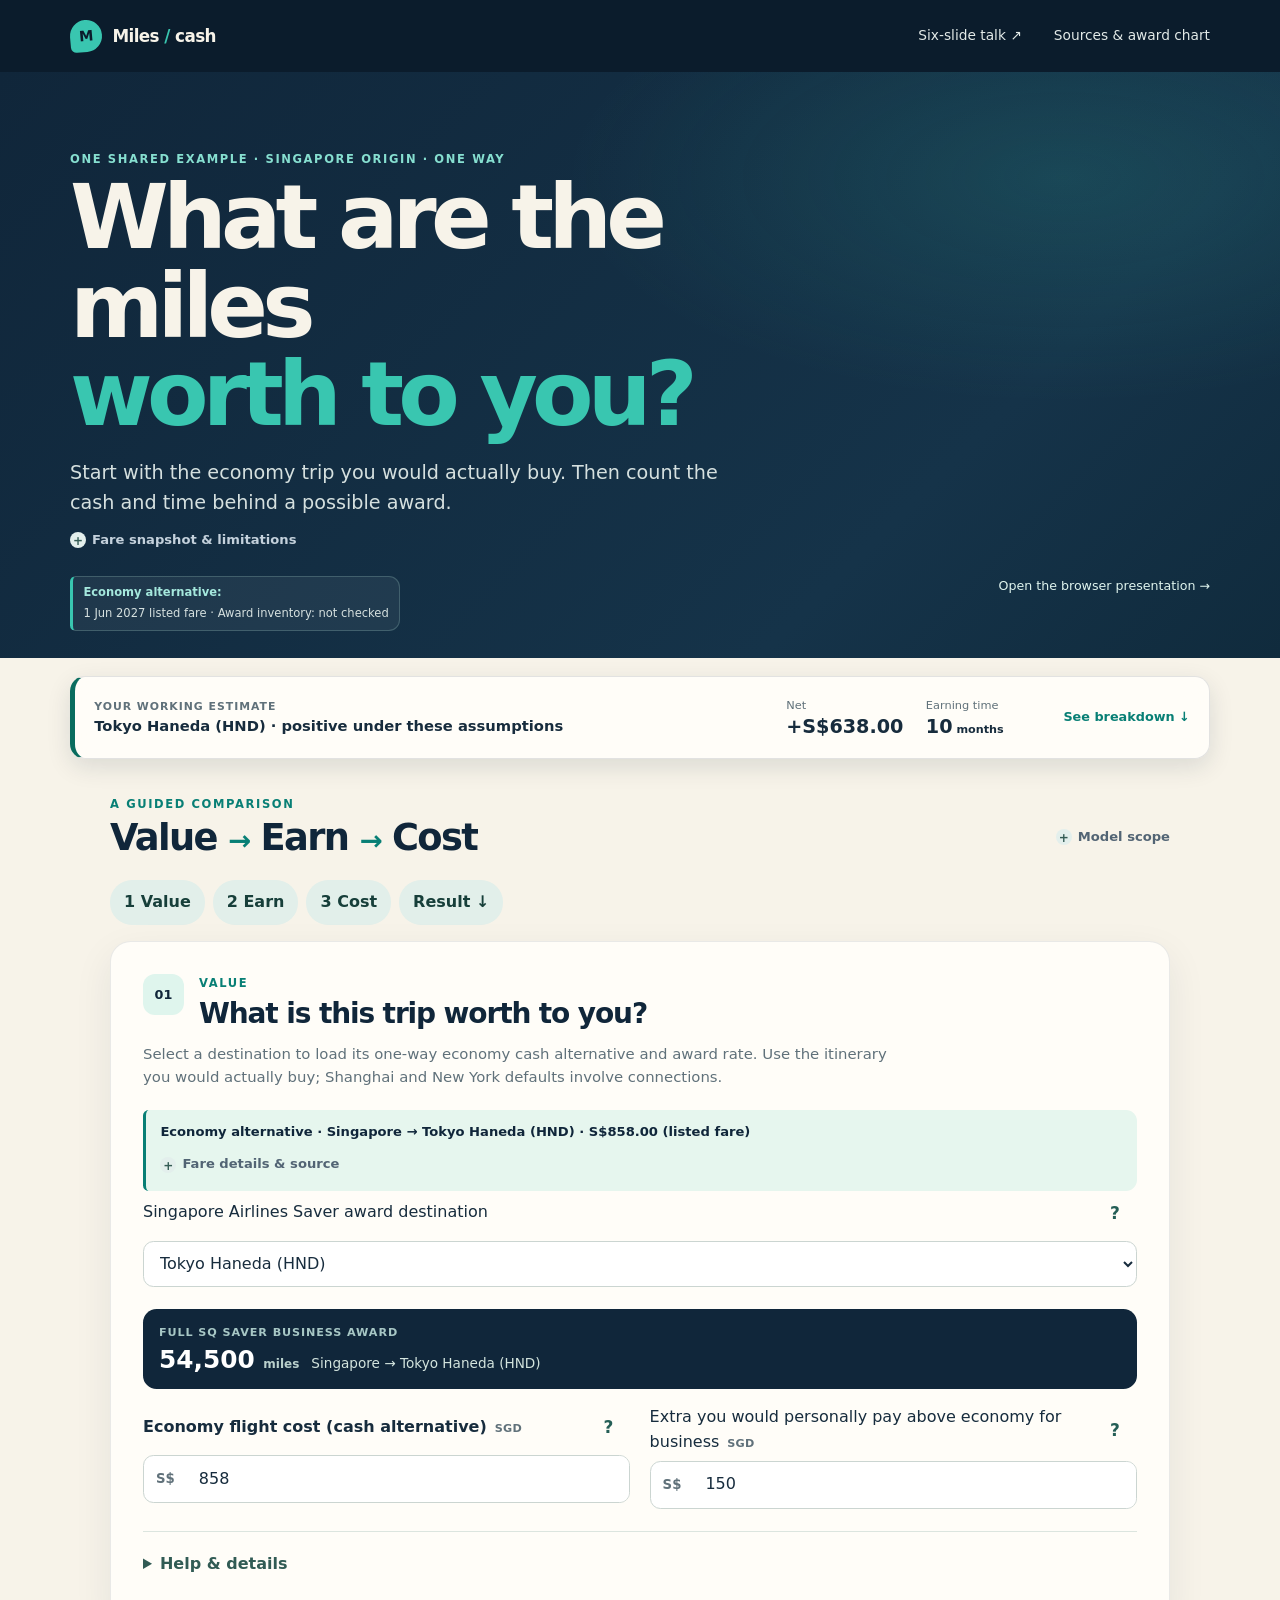
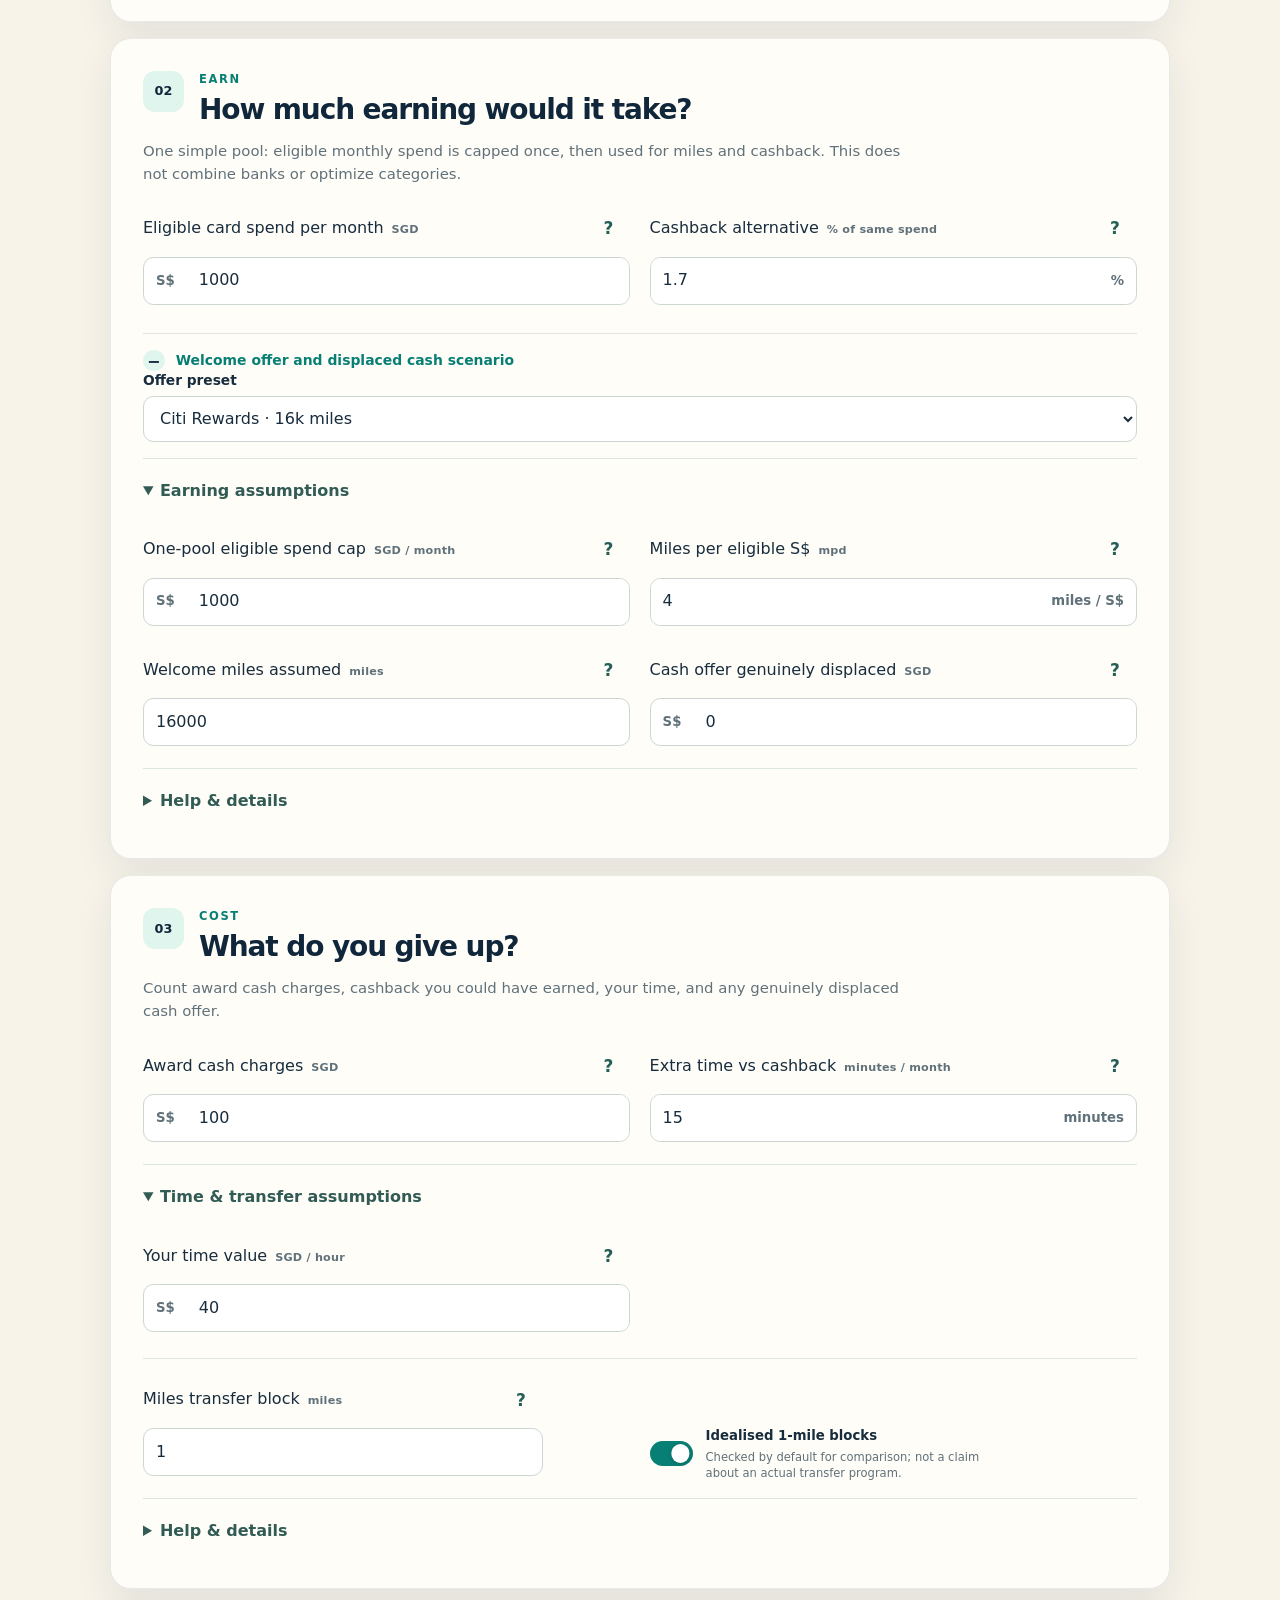
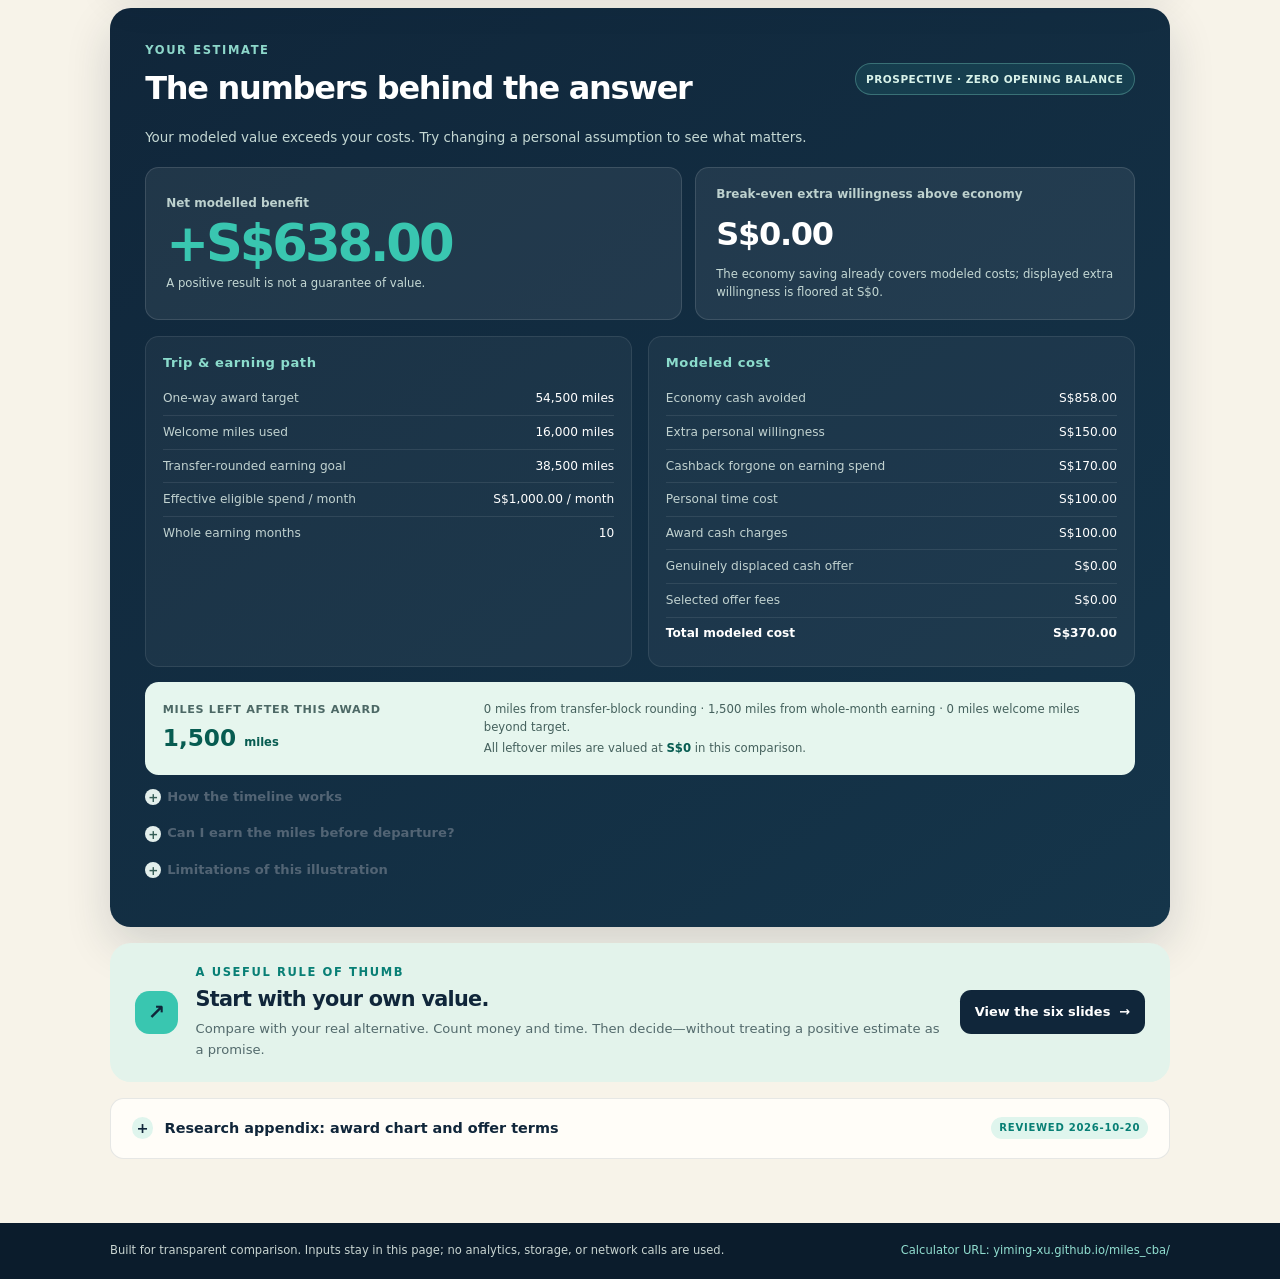
<file: index.html>
<!doctype html>
<html lang="en-SG">
<head>
  <meta charset="utf-8">
  <meta name="viewport" content="width=device-width, initial-scale=1">
  <meta name="theme-color" content="#10263a">
  <meta name="description" content="A transparent miles-versus-cash calculator with dated destination-specific economy fare listings.">
  <title>Miles or cash? — a personal cost–benefit calculator</title>
  <link rel="stylesheet" href="styles.css">
  <link rel="stylesheet" href="calculator-help.css">
  <script src="research-data.js" defer></script>
  <script src="app.js" defer></script>
  <script src="calculator-layout.js" defer></script>
</head>
<body class="calculator-page">
  <header class="site-header">
    <a class="brand" href="index.html" aria-label="Miles or cash home">
      <span class="brand-mark" aria-hidden="true">M</span>
      <span>Miles <span class="brand-light">/</span> cash</span>
    </a>
    <nav class="top-nav" aria-label="Page navigation">
      <a href="slides.html">Six-slide talk <span aria-hidden="true">↗</span></a>
      <a href="#research-appendix">Sources &amp; award chart</a>
    </nav>
  </header>

  <section class="hero" aria-labelledby="page-title">
    <div class="hero-copy">
      <p class="eyebrow eyebrow-light">One shared example · Singapore origin · one way</p>
      <h1 id="page-title">What are the miles<br><em>worth to you?</em></h1>
      <p class="hero-lede">Start with the economy trip you would actually buy. Then count the cash and time behind a possible award.</p>
    </div>
    <details class="input-help"><summary>Fare snapshot & limitations</summary><div class="hypothesis-banner" role="note">
      <span class="banner-icon" aria-hidden="true">i</span>
      <p><strong>Economy defaults are dated Google Flights listings for 1 June 2027.</strong> One-way economy, one adult, SGD; checked 20 October 2026. Prices can change; baggage and checkout conditions are unverified. No award-seat inventory has been checked.</p>
    </div></details>
    <div class="hero-footnote">
      <span class="flight-date-badge"><strong>Economy alternative:</strong> 1 Jun 2027 listed fare · Award inventory: not checked</span>
      <a href="slides.html">Open the browser presentation <span aria-hidden="true">→</span></a>
    </div>
  </section>

  <div class="sticky-result" id="sticky-result" role="region" aria-label="Live estimate summary" aria-live="polite" aria-atomic="true">
    <div class="sticky-result-copy">
      <span class="sticky-label">Your working estimate</span>
      <strong id="sticky-status">Calculating from the visible assumptions…</strong>
    </div>
    <div class="sticky-metric">
      <span>Net</span>
      <strong id="sticky-net">—</strong>
    </div>
    <div class="sticky-metric sticky-metric-secondary">
      <span>Earning time</span>
      <strong><span id="sticky-months">—</span><small> months</small></strong>
    </div>
    <a class="sticky-link" href="#full-result">See breakdown <span aria-hidden="true">↓</span></a>
  </div>

  <main class="page-main">
    <div class="intro-row">
      <div>
        <p class="eyebrow">A guided comparison</p>
        <h2>Value <span>→</span> Earn <span>→</span> Cost</h2>
      </div>
      <details class="input-help"><summary>Model scope</summary><p class="intro-note">The model starts with zero existing miles. It estimates future earning; it is not a valuation of a balance you already own.</p></details>
    </div>

    <nav class="section-jumps" aria-label="Calculator sections"><a href="#value-section">1 Value</a><a href="#earn-section">2 Earn</a><a href="#cost-section">3 Cost</a><a href="#full-result">Result ↓</a></nav>
    <div class="input-error" id="input-errors" role="alert" hidden></div>

    <form id="calculator-form" class="calculator-form" novalidate>
      <section class="step-card value-card" id="value-section" aria-labelledby="value-heading">
        <div class="step-heading">
          <span class="step-number">01</span>
          <div>
            <p class="eyebrow">Value</p>
            <h2 id="value-heading">What is this trip worth to you?</h2>
          </div>
        </div>
        <p class="section-lede">Select a destination to load its one-way economy cash alternative and award rate. Use the itinerary you would actually buy; Shanghai and New York defaults involve connections.</p>

        <div class="flight-date-badge flight-date-badge-light" id="selected-fare-context" role="note" aria-live="polite">
          <strong id="selected-fare-title">Selected destination economy alternative</strong>
          <details class="input-help"><summary>Fare details &amp; source</summary><span id="selected-fare-note">Tokyo Haneda: 1 June 2027, SQ nonstop S$858 listed; checked 20 October 2026, not a checkout guarantee.</span></details>
        </div>

        <div class="field-grid field-grid-wide">
          <div class="field field-span-two">
            <label for="destination">Singapore Airlines Saver award destination</label>
            <select id="destination" name="destination">
              <option value="tokyo-hnd" selected>Tokyo (Haneda)</option>
            </select>
            <details class="input-help"><summary>About this input</summary><span class="field-hint">Full one-way business-class award, one person, Singapore origin. Award miles are chart rates; availability is not checked.</span></details>
          </div>
          <div class="award-rate" aria-live="polite" aria-label="Selected award rate">
            <span class="award-rate-label">Full SQ Saver business award</span>
            <strong><span id="award-miles-display">54,500</span> <small>miles</small></strong>
            <span class="award-rate-route" id="award-route-display">Singapore → Tokyo (Haneda)</span>
          </div>
          <div class="field">
            <label for="economy-saving"><strong>Economy flight cost (cash alternative)</strong> <span class="unit">SGD</span></label>
            <div class="input-with-prefix"><span aria-hidden="true">S$</span><input id="economy-saving" name="economy-saving" type="number" inputmode="decimal" min="0" step="0.01" value="858" required aria-describedby="economy-hint"></div>
            <details class="input-help"><summary>About this input</summary><span class="field-hint" id="economy-hint">Enter the cash price you would pay for a matched one-way itinerary.</span></details>
          </div>
          <div class="field">
            <label for="upgrade-willingness">Extra you would personally pay above economy for business <span class="unit">SGD</span></label>
            <div class="input-with-prefix"><span aria-hidden="true">S$</span><input id="upgrade-willingness" name="upgrade-willingness" type="number" inputmode="decimal" min="0" step="0.01" value="150" required aria-describedby="willingness-hint"></div>
            <details class="input-help"><summary>About this input</summary><span class="field-hint" id="willingness-hint">Personal preference, not an airline valuation. Default S$150 is hypothetical.</span></details>
          </div>
        </div>
        <details class="input-help"><summary>What does business class include?</summary><div class="benefit-note" role="note">
          <strong>What the extra willingness is for:</strong> the business seat and space to sleep, lounge access and dining, a 40 kg checked-baggage allowance subject to route, and priority check-in, boarding and baggage delivery. It does not promise immigration fast-track; the cabin product depends on the aircraft.
        </div></details>
        <details class="input-help"><summary>Comparing one-way and return fares</summary><div class="inline-note"><span aria-hidden="true">↳</span> Compare the full journey and matched travel dates. One-way cash prices may not equal half a return fare.</div></details>
      </section>

      <section class="step-card earn-card" id="earn-section" aria-labelledby="earn-heading">
        <div class="step-heading">
          <span class="step-number">02</span>
          <div>
            <p class="eyebrow">Earn</p>
            <h2 id="earn-heading">How much earning would it take?</h2>
          </div>
        </div>
        <p class="section-lede">One simple pool: eligible monthly spend is capped once, then used for miles and cashback. This does not combine banks or optimize categories.</p>

        <div class="field-grid">
          <div class="field">
            <label for="monthly-spend">Eligible card spend per month <span class="unit">SGD</span></label>
            <div class="input-with-prefix"><span aria-hidden="true">S$</span><input id="monthly-spend" name="monthly-spend" type="number" inputmode="decimal" min="0" step="0.01" value="1000" required></div>
            <details class="input-help"><summary>About this input</summary><span class="field-hint">Hypothetical eligible spend: S$1,000 per month.</span></details>
          </div>
          <div class="field">
            <label for="monthly-cap">One-pool eligible spend cap <span class="unit">SGD / month</span></label>
            <div class="input-with-prefix"><span aria-hidden="true">S$</span><input id="monthly-cap" name="monthly-cap" type="number" inputmode="decimal" min="0" step="0.01" value="1000" required aria-describedby="cap-hint"></div>
            <details class="input-help"><summary>About this input</summary><span class="field-hint" id="cap-hint">S$1,000 per month for this Citi Rewards scenario; confirm the current eligible-spend rules and cap.</span></details>
          </div>
          <div class="field">
            <label for="miles-rate">Miles per eligible S$ <span class="unit">mpd</span></label>
            <div class="input-with-suffix"><input id="miles-rate" name="miles-rate" type="number" inputmode="decimal" min="0" step="0.01" value="4" required><span>miles / S$</span></div>
            <details class="input-help"><summary>About this input</summary><span class="field-hint">Default 4 mpd, with S$1,000 eligible spend per month modeled. The cited Citi Rewards promotion restricts 4 mpd to eligible online/shopping spend (online travel and mobile wallets excluded); this model assumes every entered dollar qualifies and does not simulate the statement-month bonus-points cap or transaction exclusions.</span></details>
          </div>
          <div class="field">
            <label for="cashback-rate">Cashback alternative <span class="unit">% of same spend</span></label>
            <div class="input-with-suffix"><input id="cashback-rate" name="cashback-rate" type="number" inputmode="decimal" min="0" max="100" step="0.01" value="1.7" required><span>%</span></div>
            <details class="input-help"><summary>About this input</summary><span class="field-hint">Hypothetical default: 1.7%. Use the cashback you would really earn.</span></details>
          </div>
        </div>

        <details class="optional-details" open>
          <summary>Welcome offer and displaced cash scenario</summary>
          <details class="input-help"><summary>Welcome offer requirements</summary><p class="details-lede">The default is Citi Rewards: 40,000 ThankYou points converted to 16,000 miles, with S$800 qualifying spend by the end of the second calendar month after approval (approval month plus two calendar months). The bonus must be fulfilled within three calendar months after the spend period. This timeline does not model eligibility, qualifying spend or bonus posting; recheck terms through 31 March 2027.</p></details>
          <div class="field-grid">
            <div class="field field-span-two">
              <label for="promotion-picker">Offer preset</label>
              <select id="promotion-picker" name="promotion-picker">
                <option value="citi-rewards-16k" selected>Citi Rewards — 40,000 points / 16,000 miles welcome offer</option>
                <option value="custom">Custom / manually entered values</option>
              </select>
              <details class="input-help"><summary>Offer rules</summary><div class="field-hint">Available presets fill the bonus, local earn rate and spend cap. Expired offers are selectable illustrations; their stated fees are included. Paid offers are selectable illustrations with stated fees included.</div></details>
              <details class="input-help"><summary>Selected offer terms</summary><p id="promotion-note" class="promotion-note" role="note">Citi Rewards official terms: 40,000 ThankYou points (16,000 miles), S$800 qualifying spend by the end of the second calendar month after approval, bonus fulfilled within three calendar months after the spend period; terms through 31 March 2027. Recheck before use. <a href="https://www.citibank.com.sg/credit-cards/rewards/citi-rewards-card/pdf/online-product-led-acquisition-promotion-terms-and-conditions.pdf" target="_blank" rel="noopener">Official campaign terms</a></p></details>
            </div>
            <div class="field">
              <label for="welcome-miles">Welcome miles assumed <span class="unit">miles</span></label>
              <input id="welcome-miles" name="welcome-miles" type="number" inputmode="numeric" min="0" step="1" value="16000" required>
              <details class="input-help"><summary>About this input</summary><span class="field-hint">40,000 Citi ThankYou points = 16,000 miles. S$800 qualifying spend is required; it is not counted as ongoing monthly earning spend.</span></details>
            </div>
            <div class="field">
              <label for="displaced-cash-bonus">Cash offer genuinely displaced <span class="unit">SGD</span></label>
              <div class="input-with-prefix"><span aria-hidden="true">S$</span><input id="displaced-cash-bonus" name="displaced-cash-bonus" type="number" inputmode="decimal" min="0" step="0.01" value="0" required></div>
              <details class="input-help"><summary>About this input</summary><span class="field-hint">Default S$0. Enter cash only if you would actually lose it by choosing this route.</span></details>
            </div>
          </div>
          <details class="input-help"><summary>Offer combinations</summary><p class="assumption-callout">Offer choices do not automatically stack. Any cash offer that can accompany a miles card is not treated as lost unless you enter a genuinely displaced amount.</p></details>
        </details>
      </section>

      <section class="step-card cost-card" id="cost-section" aria-labelledby="cost-heading">
        <div class="step-heading">
          <span class="step-number">03</span>
          <div>
            <p class="eyebrow">Cost</p>
            <h2 id="cost-heading">What do you give up?</h2>
          </div>
        </div>
        <p class="section-lede">Count award cash charges, cashback you could have earned, your time, and any genuinely displaced cash offer.</p>

        <details class="input-help"><summary>Fees & modelling assumptions</summary><div class="assumption-callout fee-omission-warning" role="note"><strong>Fees omitted:</strong> Annual card fees and miles-transfer fees (including conversion fees) are not included except for the stated fee of a selected offer illustration. Paid presets include their stated offer fees. Selected offer fees are included automatically.</div></details>

        <div class="field-grid">
          <div class="field">
            <label for="award-cash">Award cash charges <span class="unit">SGD</span></label>
            <div class="input-with-prefix"><span aria-hidden="true">S$</span><input id="award-cash" name="award-cash" type="number" inputmode="decimal" min="0" step="0.01" value="100" required></div>
            <details class="input-help"><summary>About this input</summary><span class="field-hint">Hypothetical default; enter actual itinerary taxes and charges.</span></details>
          </div>
          <div class="field">
            <label for="minutes-per-month">Extra time vs cashback <span class="unit">minutes / month</span></label>
            <div class="input-with-suffix"><input id="minutes-per-month" name="minutes-per-month" type="number" inputmode="decimal" min="0" step="0.01" value="15" required><span>minutes</span></div>
            <details class="input-help"><summary>About this input</summary><span class="field-hint">Hypothetical strategy-management time for each earning month.</span></details>
          </div>
          <div class="field">
            <label for="hourly-value">Your time value <span class="unit">SGD / hour</span></label>
            <div class="input-with-prefix"><span aria-hidden="true">S$</span><input id="hourly-value" name="hourly-value" type="number" inputmode="decimal" min="0" step="0.01" value="40" required></div>
            <details class="input-help"><summary>About this input</summary><span class="field-hint">Personal assumption; set to zero if you do not want to price time.</span></details>
          </div>
        </div>

        <div class="transfer-controls">
          <div class="field transfer-field">
            <label for="transfer-block">Miles transfer block <span class="unit">miles</span></label>
            <input id="transfer-block" name="transfer-block" type="number" inputmode="numeric" min="1" step="1" value="1" required aria-describedby="transfer-hint">
            <details class="input-help"><summary>About this input</summary><span class="field-hint" id="transfer-hint">The idealised default uses 1-mile blocks. Real programs may require larger transfers; excess miles have no assigned value.</span></details>
          </div>
          <label class="switch-row" for="idealised-transfer">
            <input id="idealised-transfer" name="idealised-transfer" type="checkbox" checked>
            <span class="switch-visual" aria-hidden="true"></span>
            <span><strong>Idealised 1-mile blocks</strong><small>Checked by default for comparison; not a claim about an actual transfer program.</small></span>
          </label>
        </div>
      </section>
    </form>

    <section class="result-panel" id="full-result" aria-labelledby="result-heading">
      <div class="result-heading-row">
        <div>
          <p class="eyebrow">Your estimate</p>
          <h2 id="result-heading">The numbers behind the answer</h2>
        </div>
        <span class="model-badge">Prospective · zero opening balance</span>
      </div>
      <p id="illustration-status" hidden role="status">Offer illustration — stated fees included. Full bonus assumed credited; qualifying spend and posting time excluded. Historical offers are not currently available.</p>
      <p id="result-status" class="result-status">Updating the estimate.</p>
      <div class="result-topline">
        <div class="result-net-block">
          <span id="net-label">Net modelled benefit</span>
          <strong id="detail-net">—</strong>
          <span id="net-explainer">A positive result is not a guarantee of value.</span>
        </div>
        <div class="result-break-even">
          <span>Break-even extra willingness above economy</span>
          <strong id="break-even">—</strong>
          <small id="break-even-note">After the economy saving.</small>
        </div>
      </div>
      <div class="sensitivity-note" id="sensitivity-note" hidden></div>
      <div class="result-grid">
        <div class="result-group">
          <h3>Trip &amp; earning path</h3>
          <dl>
            <div><dt>One-way award target</dt><dd><span data-output="target-miles">—</span> miles</dd></div>
            <div><dt>Welcome miles used</dt><dd><span data-output="welcome-used">—</span> miles</dd></div>
            <div><dt>Transfer-rounded earning goal</dt><dd><span data-output="transfer-goal">—</span> miles</dd></div>
            <div><dt>Effective eligible spend / month</dt><dd data-output="effective-spend">—</dd></div>
            <div><dt>Whole earning months</dt><dd><span data-output="earning-months">—</span></dd></div>
          </dl>
        </div>
        <div class="result-group">
          <h3>Modeled cost</h3>
          <dl>
            <div><dt>Economy cash avoided</dt><dd data-output="economy-value">—</dd></div>
            <div><dt>Extra personal willingness</dt><dd data-output="willingness-value">—</dd></div>
            <div><dt>Cashback forgone on earning spend</dt><dd data-output="cashback-cost">—</dd></div>
            <div><dt>Personal time cost</dt><dd data-output="time-cost">—</dd></div>
            <div><dt>Award cash charges</dt><dd data-output="award-cash-cost">—</dd></div>
            <div><dt>Genuinely displaced cash offer</dt><dd data-output="displaced-cash">—</dd></div>
            <div><dt>Selected offer fees</dt><dd data-output="offer-fee">—</dd></div>
            <div class="total-row"><dt>Total modeled cost</dt><dd data-output="total-cost">—</dd></div>
          </dl>
        </div>
      </div>
      <div class="leftover-card">
        <div>
          <span class="leftover-label">Miles left after this award</span>
          <strong><span data-output="leftover-miles">—</span> <small>miles</small></strong>
        </div>
        <div class="leftover-details">
          <p><span data-output="transfer-remainder">—</span> from transfer-block rounding · <span data-output="month-excess">—</span> from whole-month earning · <span data-output="welcome-excess">—</span> welcome miles beyond target.</p>
          <p>All leftover miles are valued at <strong>S$0</strong> in this comparison.</p>
        </div>
      </div>
      <details class="input-help"><summary>How the timeline works</summary><p class="method-note"><strong>How to read the timeline:</strong> miles are earned from zero and rounded up to whole earning months. Cashback and time costs cover every full earning month. The selected welcome miles are treated as available in the estimate; qualifying spend, eligibility and bonus-credit timing are not modeled. The stated offer window is a condition, not a ready-date forecast.</p></details>
      <details class="input-help"><summary>Can I earn the miles before departure?</summary><p class="date-feasibility-note" id="date-feasibility-note" role="note">This estimate shows the earning time for your inputs. All researched fare presets depart on 1 June 2027.</p></details>
      <details class="input-help"><summary>Limitations of this illustration</summary><p class="decision-note">This is a simplified personal comparison, not financial advice. It does not verify the selected economy cash alternative, award inventory, card eligibility, transaction exclusions, award expiry, devaluation, actual transfer rules, annual card fees, miles-transfer fees, or taxes beyond the award cash charge entered above. The business-cabin product depends on the aircraft; 40 kg checked baggage is subject to route rules.</p></details>
    </section>

    <section class="closing-card" aria-labelledby="closing-heading">
      <div class="closing-mark" aria-hidden="true">↗</div>
      <div>
        <p class="eyebrow">A useful rule of thumb</p>
        <h2 id="closing-heading">Start with your own value.</h2>
        <p>Compare with your real alternative. Count money and time. Then decide—without treating a positive estimate as a promise.</p>
      </div>
      <a class="button button-dark" href="slides.html">View the six slides <span aria-hidden="true">→</span></a>
    </section>

    <details class="research-appendix" id="research-appendix">
      <summary>Research appendix: award chart and offer terms <span class="appendix-tag">Reviewed <span id="research-checked">date in research data</span></span></summary>
      <div class="appendix-content">
        <div class="appendix-warning">
          <strong>Economy defaults are dated metasearch listings, not guaranteed checkout prices.</strong> Checked 20 October 2026 for 1 June 2027, one-way economy, one adult, SGD. Verify baggage and conditions; no award-seat availability is asserted.
        </div>
        <div class="appendix-columns">
          <div>
            <h3>One-way award comparison</h3>
            <p>Singapore Airlines Saver full-award rates and Cathay Pacific comparison routes are supplied separately in research-data.js. Confirm chart dates, routings, cash charges and availability before use.</p>
            <div class="award-chart-wrap" role="region" aria-label="Singapore Airlines and Cathay Pacific award comparison" tabindex="0">
              <table class="award-chart">
                <thead>
                  <tr>
                    <th scope="col">Zone</th>
                    <th scope="col">Destination</th>
                    <th scope="col">SQ Saver miles</th>
                    <th scope="col">Cathay miles</th>
                    <th scope="col">Cathay routing</th>
                    <th scope="col">Miles note</th>
                  </tr>
                </thead>
                <tbody id="award-chart-body">
                  <tr><td>—</td><td>Tokyo (Haneda)</td><td>54,500</td><td>Not supplied</td><td>Not supplied</td><td>Fallback only; load researched route data before relying on a comparison.</td></tr>
                </tbody>
              </table>
            </div>
          </div>
          <div>
            <h3>Welcome offer: verify before use</h3>
            <p>The default is Citi Rewards: 40,000 ThankYou points (16,000 miles), S$800 qualifying spend through the end of the second calendar month after approval, with the bonus fulfilled within three calendar months after the spend period. Terms are noted through 31 March 2027; recheck eligibility and posting timing. Citi PremierMiles remains a separate 8,000-mile, 1.2-mpd fee-waived alternative where current terms apply.</p>
            <p>Selected offer fees are included automatically. Other annual card fees and miles-transfer or conversion fees are omitted. Paid presets are selectable illustrations; verify issuer and transfer-program terms.</p>
            <p>Offer requirements do not count as extra monthly earning spend in this simplified model. A qualifying-spend condition is not a promise that the bonus will be approved or credited.</p>
          </div>
        </div>
<details class="optional-details"><summary>Seven welcome-offer examples — current, paid and historical</summary><p>These are seven offer routes, not seven fee-free recommendations. Expired examples can be selected for illustration; stated fees are added automatically. Paid examples are selectable; stated fees are included.</p><ul><li><strong>Citi Rewards —16,000 bonus miles (40,000 points)</strong> — Fee-waived preset. Ends 2027-03-31. <a href="https://www.citibank.com.sg/credit-cards/rewards/citi-rewards-card/pdf/online-product-led-acquisition-promotion-terms-and-conditions.pdf" target="_blank" rel="noopener">Source and full terms</a><p>New-to-Citi principal cardholders only; no Citi principal card closed in preceding12months and no pending application. S$800 qualifying spend: approval month plus2calendar months; approval within30days. Bonus within3calendar months after qualifying period, may be extended. No stacking unless stated. Eligibility/posting not automatically modelled. 4mpd only eligible online/shopping; excludes online travel/mobile wallets;9,000 bonuspoints per statementmonth. First-year annualfee waived; later fees assumed waived otherwise add to total.</p></li><li><strong>Citi PremierMiles —8,000 bonus miles, fee-waived route</strong> — Fee-waived preset. Ends 2027-03-31. <a href="https://www.citibank.com.sg/credit-cards/travel/premiermiles-card/pdf/online-acquisition-offer-30k-miles-tnc.pdf" target="_blank" rel="noopener">Source and full terms</a><p>New-to-Citi principal cardholders only; no Citi principal card closed in preceding12months and no pending application. S$800 qualifying spend: approval month plus2calendar months; approval within30days. Bonus within3calendar months after qualifying period, may be extended. No stacking unless stated. Eligibility/posting not automatically modelled. 1.2mpd eligible SGD spend, no earning cap; cap field1,000,000 is model sentinel not bank cap. Any voucher value deliberately omitted.</p></li><li><strong>DBS Altitude —28,000 bonus miles, ALTSW28 fee-waived</strong> — Fee-waived preset. Ends 2026-10-31. <a href="https://www.dbs.com.sg/iwov-resources/media/pdf/cards/promotions/acquisition/dbs-alt-acqui-promo-tnc.pdf" target="_blank" rel="noopener">Source and full terms</a><p>New-to-DBS/POSB principal cardholders; none cancelled in last12months. Apply with ALTSW28 by31Oct2026, approved14Nov2026; S$800 qualifying spend within60days approval; valid PayLah by qualifyingperiod end. Credit3–5months after qualifying spend; firstyear fee waived. SGD1.3mpd eligible spend; cap1,000,000 is model sentinel not bank cap. No stacking. Add subsequent annualfees if not waived; transferfees not auto verified.</p></li><li><strong>HISTORICAL 2019 — SC X Card 60,000 miles (expired)</strong> — Expired historical. Ends 2019-12-31. <a href="https://mainlymiles.com/2019/12/21/last-10-days-for-the-x-cards-60000-miles-sign-up-bonus/" target="_blank" rel="noopener">Source and full terms</a><p>Expired reference only: approval by31Dec2019; S$6,000 eligible spend within60days; pay S$695.50 annualfee. 30,000 upfront miles plus30,000 signup miles; ongoing spending miles separate. Never apply as a fee-free or current offer.</p></li><li><strong>Citi PremierMiles — 30,000 bonus Citi Miles (paid direct-online offer)</strong> — Paid · selectable illustration. Ends 2027-03-31. <a href="https://www.citibank.com.sg/credit-cards/travel/premiermiles-card/pdf/online-acquisition-offer-tnc.pdf?icid=SGLEUJ5ENPREMCAAN17" target="_blank" rel="noopener">Source and full terms</a><p>Current direct online offer, as checked 2026-10-20. New principal Citi customers only: no existing principal Citi card at application, none closed in prior 12 months, and no pending principal-card application; approval/opening required within 30 days. Pay the S$196.20 annual fee for 10,000 miles, then make S$800 qualifying retail spend within the account-opening month plus two calendar months for another 20,000 miles. BonusMiles is 30,000 only; ordinary spend miles excluded. Local base rate 1.2 mpd (2.2 mpd overseas, per MileLion). Monthly cap not specified in the cited offer terms (null). No stacking with other acquisition offers unless stated.</p></li><li><strong>AMEX KrisFlyer Ascend — up to45,000 bonus miles (two annual fees)</strong> — Paid · selectable illustration. Ends 2027-01-31. <a href="https://www.americanexpress.com/content/dam/amex/sg/campaigns/pdfs/kfa-ntb-welcomeoffer-1oct26.pdf" target="_blank" rel="noopener">Source and full terms</a><p>Current offer, checked 2026-10-20. New-to-AMEX eligibility applies; apply during the promotion and receive approval within 45 days. The 45,000 bonus comprises 5,000 on the first charge (first-ever Amex Singapore Airlines cobrand applicants only), 20,000 after S$5,000 eligible spend within six months and payment of the first S$397.85 annual fee, plus 20,000 after at least S$1 eligible spend in month 15. The second-year annual fee is also S$397.85; full 45,000-mile path therefore costs S$795.70 in annual fees. fee is the total two-year fee. A separate S$100 eCapitaVoucher was limited to applications by 2026-11-01; not included in bonusMiles. Base earn is 1.2 mpd local and uncapped per Amex; welcome miles exclude ordinary spend.</p></li><li><strong>HSBC TravelOne —20,000 advertised partner miles (paid; ratio varies)</strong> — Paid · selectable illustration. Ends 2026-10-31. <a href="https://www.hsbc.com.sg/content/dam/hsbc/sg/documents/credit-cards/travelone/travelone-sign-up-gift-offer-terms-and-conditions.pdf" target="_blank" rel="noopener">Source and full terms</a><p>Current offer, checked 2026-10-20. Apply 2026-07-01 through 2026-10-31 and be approved by 2026-11-14; provide marketing consent. New HSBC cardholder means no current principal HSBC card and none cancelled in the 12 months before approval. Pay the S$196.20 first-year annual fee (strictly chargeable, not waivable) and spend S$1,000 in qualifying transactions from account opening through the end of the following month. New-cardholder gift is 20,000 miles (50,000 HSBC Reward points) plus Samsonite luggage; existing HSBC customers receive 10,000 miles instead. Local base rate 1.2 mpd (2.4 mpd overseas, per MileLion); cap not specified in the offer terms (null). BonusMiles excludes ordinary spend miles. Illustration assumes 2.5 points per target mile; not a verified KrisFlyer conversion. Adjust bonus and earn rate for your target programme.</p></li></ul></details>
        <p class="source-caveat">The chart and offer source snapshot is <span id="research-checked-footer">the date shown above</span>. Recheck research and issuer terms before presenting or booking.</p>
      </div>
    </details>
  </main>

  <footer class="site-footer">
    <p>Built for transparent comparison. Inputs stay in this page; no analytics, storage, or network calls are used.</p>
    <a href="https://yiming-xu.github.io/miles_cba/">Calculator URL: yiming-xu.github.io/miles_cba/</a>
  </footer>
</body>
</html>
</file>
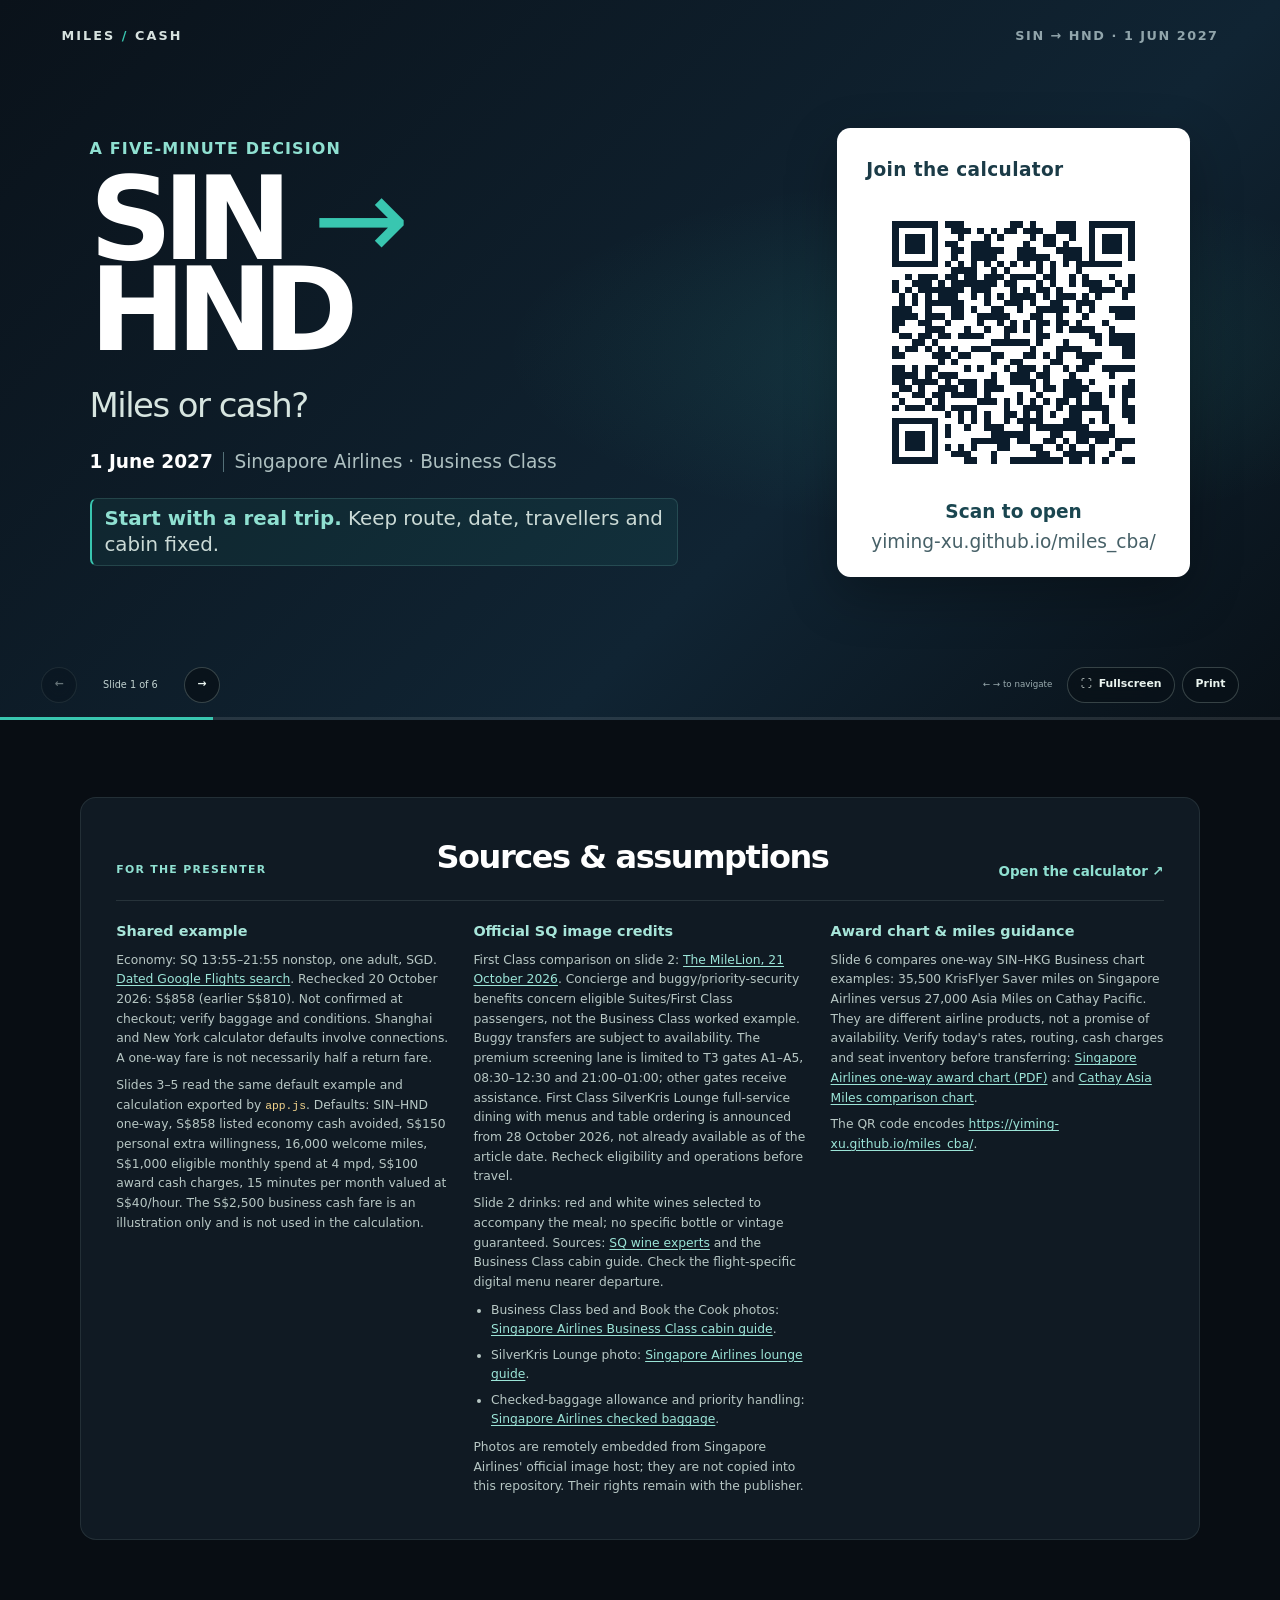
<file: slides.html>
<!doctype html>
<html lang="en-SG">
<head>
  <meta charset="utf-8">
  <meta name="viewport" content="width=device-width, initial-scale=1">
  <meta name="theme-color" content="#080d13">
  <meta name="description" content="A six-slide 16:9 presentation about the value, time and cost of a SIN–HND business-class award.">
  <title>SIN → HND · Miles or cash?</title>
  <link rel="stylesheet" href="styles.css">
  <link rel="stylesheet" href="slides-polish.css">
  <script src="research-data.js"></script>
  <script src="app.js"></script>
</head>
<body class="slides-page">
  <main class="slide-stage" id="slide-stage" aria-label="Six-slide presentation">
    <div class="slide-canvas" id="slide-canvas">
      <div class="slide-brand" aria-hidden="true">
      <a href="index.html">MILES <span>/</span> CASH</a>
      <span>SIN → HND <i>·</i> 1 JUN 2027</span>
    </div>

    <section class="slide slide-cover" id="slide-1" aria-labelledby="slide-title-1" aria-hidden="false">
      <div class="cover-copy">
        <p class="slide-kicker">A five-minute decision</p>
        <h1 id="slide-title-1">SIN <span>→</span><br>HND</h1>
        <p class="cover-subtitle">Miles or cash?</p>
        <div class="cover-details">
          <span>1 June 2027</span>
          <span class="cover-divider" aria-hidden="true"></span>
          <span>Singapore Airlines · Business Class</span>
        </div>
        <p class="slide-guide slide-guide-cover"><strong>Start with a real trip.</strong> Keep route, date, travellers and cabin fixed.</p>
      </div>
      <aside class="qr-card" aria-label="Join the calculator">
        <p class="qr-label">Join the calculator</p>
        <a class="qr-image-link" href="https://yiming-xu.github.io/miles_cba/" target="_blank" rel="noopener noreferrer" aria-label="Open the miles-versus-cash calculator">
          <img class="join-qr" src="assets/join-calculator.svg" alt="QR code linking to the miles-versus-cash calculator">
        </a>
        <p class="qr-caption">Scan to open</p>
        <a class="qr-url" href="https://yiming-xu.github.io/miles_cba/" target="_blank" rel="noopener noreferrer">yiming-xu.github.io/miles_cba/</a>
      </aside>
    </section>

    <section class="slide slide-experience" id="slide-2" aria-labelledby="slide-title-2" aria-hidden="true" hidden>
      <header class="slide-heading">
        <p class="slide-kicker">02 <span>/</span> The experience</p>
        <h1 id="slide-title-2">What do the miles <em>buy?</em></h1>
      </header>
      <div class="experience-grid">
        <figure class="experience-card">
          <div class="experience-photo">
            <img src="https://assets.singaporeair.com/is/image/singaporeairlines/fully-flat-bed:image-card-2-column" alt="Singapore Airlines Business Class seat converted to a fully flat bed" loading="lazy">
          </div>
          <figcaption>
            <span class="experience-label">01 · REST</span>
            <strong>A bed in the sky</strong>
            <a class="photo-credit" href="https://www.singaporeair.com/en_UK/sg/flying-withus/cabins/business-class/business-class-2/" target="_blank" rel="noopener noreferrer">© Singapore Airlines · cabin feature ↗</a>
          </figcaption>
        </figure>
        <figure class="experience-card">
          <div class="experience-photo">
            <img src="https://assets.singaporeair.com/is/image/singaporeairlines/book-the-cook-5:image-card-2-column" alt="Singapore Airlines Business Class Book the Cook dining" loading="lazy">
          </div>
          <figcaption>
            <span class="experience-label">02 · DINE</span>
            <strong>Book the Cook + curated wines</strong>
            <small>Red &amp; white wines to pair with your meal; selection varies by flight.</small>
            <a class="photo-credit" href="https://www.singaporeair.com/en_UK/sg/flying-withus/cabins/business-class/business-class-2/" target="_blank" rel="noopener noreferrer">© Singapore Airlines · cabin feature ↗</a>
          </figcaption>
        </figure>
        <figure class="experience-card">
          <div class="experience-photo">
            <img src="https://assets.singaporeair.com/is/image/singaporeairlines/masthead_lounge_silverkris_lounge?fmt=avif" alt="Singapore Airlines SilverKris Lounge" loading="lazy">
          </div>
          <figcaption>
            <span class="experience-label">03 · RESET</span>
            <strong>SilverKris Lounge access*</strong>
            <a class="photo-credit" href="https://www.singaporeair.com/en_UK/sg/flying-withus/before-the-flight/lounges/silverkris/" target="_blank" rel="noopener noreferrer">© Singapore Airlines · lounge guide ↗</a>
          </figcaption>
        </figure>
      </div>
      <div class="benefit-strip" aria-label="Other business-class benefits">
        <div class="benefit-item">
          <svg viewBox="0 0 32 32" aria-hidden="true"><path d="M11 10V7.5A2.5 2.5 0 0 1 13.5 5h5A2.5 2.5 0 0 1 21 7.5V10M7 11.5A2.5 2.5 0 0 1 9.5 9h13a2.5 2.5 0 0 1 2.5 2.5v12A2.5 2.5 0 0 1 22.5 26h-13A2.5 2.5 0 0 1 7 23.5zM12 15v5m8-5v5M11 26v2m10-2v2"/></svg>
          <span><strong>More checked baggage</strong><small>Allowance depends on ticket and destination</small></span>
        </div>
        <div class="benefit-item">
          <svg viewBox="0 0 32 32" aria-hidden="true"><path d="M6 23.5 10.5 11l4 8 3-5 8.5 9.5H6ZM12 8.5h8M16 5v7M5 27h22"/></svg>
          <span><strong>Priority baggage handling</strong><small>Business Class tags are marked PRIO-J</small></span>
        </div>
        <p class="benefit-footnote">Lounge and baggage rules vary by itinerary.</p>
      </div>
      <p class="slide-footnote"><strong>Beyond Business: First Class / Suites</strong> — personal concierge, buggy transfers and priority screening (restricted). First Class SilverKris Lounge table-service dining from 28 Oct 2026. <strong>Not included in our Business Class example.</strong></p>
      <p class="slide-guide"><strong>Set your own value.</strong> Value benefits you would use; add only what you would pay above economy.</p>
    </section>

    <section class="slide slide-earning" id="slide-3" aria-labelledby="slide-title-3" aria-hidden="true" hidden>
      <header class="slide-heading">
        <p class="slide-kicker">03 <span>/</span> The earning path</p>
        <h1 id="slide-title-3">The award is a <em>target.</em></h1>
      </header>
      <div class="mile-equation" aria-label="Award miles minus welcome miles equals remaining miles">
        <div class="mile-step">
          <span class="step-caption">Full business award</span>
          <strong id="slide-award-miles">54,500</strong>
          <small>miles</small>
        </div>
        <span class="equation-sign" aria-hidden="true">−</span>
        <div class="mile-step welcome-step">
          <span class="step-caption">Welcome miles</span>
          <strong id="slide-welcome-miles">16,000</strong>
          <small>assumed</small>
        </div>
        <span class="equation-sign" aria-hidden="true">=</span>
        <div class="mile-step remaining-step">
          <span class="step-caption">Still to earn</span>
          <strong id="slide-transfer-goal">38,500</strong>
          <small>miles</small>
        </div>
      </div>
      <div class="earning-bottom">
        <div class="earning-rate-card">
          <p class="mini-label">One modeled spending pool</p>
          <p class="earning-formula">S$<strong id="slide-monthly-spend">1,000</strong> × <strong id="slide-miles-rate">4</strong> mpd = <b id="slide-monthly-miles">4,000</b> miles / month</p>
          <p class="earning-caption">Assumes S$1,000/month of qualifying online/shopping spend</p>
        </div>
        <div class="earning-time-card">
          <span class="mini-label">Whole earning months</span>
          <strong id="slide-earning-months">10</strong>
          <small>10 months needed · only 7 available before 1 June</small>
        </div>
      </div>
      <p class="slide-guide"><strong>Adjust the pace.</strong> In your calculator, change qualifying spend or the offer. More miles per month shortens the runway.</p>
      <p class="slide-footnote earning-note">This dated trip is not achievable from zero under these inputs. Welcome-bonus timing and seat availability can further constrain it.</p>
    </section>

    <section class="slide slide-cost" id="slide-4" aria-labelledby="slide-title-4" aria-hidden="true" hidden>
      <header class="slide-heading">
        <p class="slide-kicker">04 <span>/</span> The real cost</p>
        <h1 id="slide-title-4">Miles have an <em>economic cost.</em></h1>
      </header>
      <div class="cost-layout">
        <div class="cost-total-card">
          <span class="mini-label">Total modeled cost</span>
          <strong id="slide-total-cost">S$370.00</strong>
          <span class="cost-period">for this one-way award scenario</span>
          <div class="cost-divider"></div>
          <span class="mini-label">Earning runway</span>
          <span class="cost-months"><b id="slide-earning-months-cost">10</b> whole months</span>
        </div>
        <div class="cost-breakdown">
          <div class="cost-row">
            <span class="cost-icon cost-icon-rewards" aria-hidden="true">↗</span>
            <span><strong>Cashback forgone</strong><small>Same eligible spend, earned another way</small></span>
            <b id="slide-cashback-cost">S$170.00</b>
          </div>
          <div class="cost-row">
            <span class="cost-icon cost-icon-time" aria-hidden="true">◷</span>
            <span><strong>Time cost</strong><small>15 minutes/month × S$40/hour</small></span>
            <b id="slide-time-cost">S$100.00</b>
          </div>
          <div class="cost-row">
            <span class="cost-icon cost-icon-award" aria-hidden="true">✦</span>
            <span><strong>Award cash charges</strong><small>Teaching input, not a live checkout quote</small></span>
            <b id="slide-award-cash">S$100.00</b>
          </div>
        </div>
      </div>
      <p class="cash-fare-tag">Cash paid + rewards forgone + time valued = total economic cost</p>
      <p class="slide-guide"><strong>Adjust the costs.</strong> In your calculator, change cashback or time spent. Higher alternatives make miles more costly.</p>
    </section>

    <section class="slide slide-answer" id="slide-5" aria-labelledby="slide-title-5" aria-hidden="true" hidden>
      <header class="slide-heading">
        <p class="slide-kicker">05 <span>/</span> Your break-even</p>
        <h1 id="slide-title-5">Make the call <em>personal.</em></h1>
      </header>
      <div class="value-equation" aria-label="Economy cash avoided plus personal willingness forms total modeled value">
        <div class="value-cell"><span>Economy cash avoided</span><strong id="slide-economy-saving">S$858.00</strong></div>
        <span class="equation-sign" aria-hidden="true">+</span>
        <div class="value-cell"><span>Your extra willingness</span><strong id="slide-willingness">S$150.00</strong></div>
        <span class="equation-sign" aria-hidden="true">=</span>
        <div class="value-cell value-cell-total"><span>Total modeled value</span><strong id="slide-value-sum">S$1,008.00</strong></div>
      </div>
      <div class="net-equation" aria-label="Total modeled value minus total modeled cost equals net benefit">
        <div class="net-cell"><span>Your modeled value</span><strong id="slide-total-value">S$1,008.00</strong></div>
        <span class="net-operator" aria-hidden="true">−</span>
        <div class="net-cell"><span>Total modeled cost</span><strong id="slide-total-cost-repeat">S$370.00</strong></div>
        <span class="net-operator" aria-hidden="true">=</span>
        <div class="net-cell net-cell-result"><span>Net benefit</span><strong id="slide-net">+S$638.00</strong></div>
      </div>
      <div class="answer-band">
        <div class="answer-interpretation">
          <span class="mini-label">How to read the break-even</span>
          <p>Economy cash avoided already exceeds modeled costs: no extra premium is needed here.</p>
        </div>
        <div class="answer-divider" aria-hidden="true"></div>
        <div class="answer-break-even">
          <span class="mini-label">Break-even extra willingness</span>
          <strong id="slide-break-even">S$0.00</strong>
        </div>
      </div>
      <p class="slide-guide"><strong>Make it yours.</strong> In your calculator, enter the extra you would pay. Positive value does not guarantee a feasible trip.</p>
      <p class="slide-footnote answer-note">Economic result only: 10 earning months do not fit the 7-month runway. Economy fare is a dated listing, not guaranteed.</p>
    </section>

    <section class="slide slide-tips" id="slide-6" aria-labelledby="slide-title-6" aria-hidden="true" hidden>
      <header class="slide-heading tips-heading">
        <p class="slide-kicker">06 <span>/</span> Before you transfer</p>
        <h1 id="slide-title-6">Three rules for <em>real-world miles.</em></h1>
      </header>
      <div class="tips-grid">
        <article class="tip-card tip-sweet-spot">
          <span class="tip-number">01</span>
          <h2>Start early; find a seat</h2>
          <p>Award seats are limited. Search early across flexible dates and a backup route; check availability before transferring points.</p>
        </article>
        <article class="tip-card">
          <span class="tip-number">02</span>
          <h2>Compare different products</h2>
          <p>Another route: SIN–HKG, one-way Business</p>
          <div class="sweet-spot-pair">
            <span>Cathay Pacific · Asia Miles <b>27,000</b></span>
            <span>Singapore Airlines · KrisFlyer Saver <b>35,500</b></span>
          </div>
          <small>One-way SIN–HKG Business. Check current charts and live seats; availability is not guaranteed.</small>
        </article>
        <article class="tip-card">
          <span class="tip-number">03</span>
          <h2>Protect the value</h2>
          <p>Compare taxes, transfer ratios and cancellation rules. Pay your card in full and never spend extra just to earn miles.</p>
        </article>
      </div>
      <div class="closing-line"><span>Want the destination.</span><i aria-hidden="true">→</i><span>Count cash and time.</span><i aria-hidden="true">→</i><strong>Then decide.</strong></div>
      <p class="slide-guide"><strong>Check before transferring.</strong> Transfers take time; seats can disappear before points arrive.</p>
    </section>

    <nav class="slide-controls" aria-label="Presentation controls">
      <div class="slide-control-group slide-control-main">
        <button id="previous-slide" type="button" aria-label="Previous slide">←</button>
        <span class="slide-count" id="slide-count" aria-live="polite">Slide 1 of 6</span>
        <button id="next-slide" type="button" aria-label="Next slide">→</button>
      </div>
      <div class="slide-control-group slide-control-tools">
        <span class="keyboard-hint">← → to navigate</span>
        <button id="fullscreen-slides" type="button" aria-label="Enter fullscreen presentation">⛶ <span>Fullscreen</span></button>
        <button id="print-slides" type="button">Print</button>
      </div>
    </nav>
    <div class="slide-progress" aria-hidden="true"><span id="slide-progress-fill"></span></div>
    <p id="slide-live-status" class="visually-hidden" aria-live="polite"></p>
    </div>
  </main>

  <section class="presentation-notes" aria-labelledby="notes-title">
    <div class="notes-heading">
      <p class="notes-eyebrow">For the presenter</p>
      <h2 id="notes-title">Sources &amp; assumptions</h2>
      <a href="index.html">Open the calculator ↗</a>
    </div>
    <div class="notes-grid">
      <div>
        <h3>Shared example</h3><p>Economy: SQ 13:55–21:55 nonstop, one adult, SGD. <a href="https://www.google.com/travel/flights?hl=en&amp;q=One%20way%20flights%20from%20SIN%20to%20HND%20on%20June%201%202027%20economy&amp;curr=SGD">Dated Google Flights search</a>. Rechecked 20 October 2026: S$858 (earlier S$810). Not confirmed at checkout; verify baggage and conditions. Shanghai and New York calculator defaults involve connections. A one-way fare is not necessarily half a return fare.</p>
        <p>Slides 3–5 read the same default example and calculation exported by <code>app.js</code>. Defaults: SIN–HND one-way, S$858 listed economy cash avoided, S$150 personal extra willingness, 16,000 welcome miles, S$1,000 eligible monthly spend at 4 mpd, S$100 award cash charges, 15 minutes per month valued at S$40/hour. The S$2,500 business cash fare is an illustration only and is not used in the calculation.</p>
      </div>
      <div>
        <h3>Official SQ image credits</h3>
        <p>First Class comparison on slide 2: <a href="https://milelion.com/2026/10/21/singapore-airlines-unveils-new-first-class-ground-experience/">The MileLion, 21 October 2026</a>. Concierge and buggy/priority-security benefits concern eligible Suites/First Class passengers, not the Business Class worked example. Buggy transfers are subject to availability. The premium screening lane is limited to T3 gates A1–A5, 08:30–12:30 and 21:00–01:00; other gates receive assistance. First Class SilverKris Lounge full-service dining with menus and table ordering is announced from 28 October 2026, not already available as of the article date. Recheck eligibility and operations before travel.</p>
        <p>Slide 2 drinks: red and white wines selected to accompany the meal; no specific bottle or vintage guaranteed. Sources: <a href="https://www.singaporeair.com/en_UK/sg/flying-withus/dining/wine-experts/">SQ wine experts</a> and the Business Class cabin guide. Check the flight-specific digital menu nearer departure.</p>
        <ul>
          <li>Business Class bed and Book the Cook photos: <a href="https://www.singaporeair.com/en_UK/sg/flying-withus/cabins/business-class/business-class-2/" target="_blank" rel="noopener noreferrer">Singapore Airlines Business Class cabin guide</a>.</li>
          <li>SilverKris Lounge photo: <a href="https://www.singaporeair.com/en_UK/sg/flying-withus/before-the-flight/lounges/silverkris/" target="_blank" rel="noopener noreferrer">Singapore Airlines lounge guide</a>.</li>
          <li>Checked-baggage allowance and priority handling: <a href="https://www.singaporeair.com/en_UK/sg/travel-info/baggage/checked-baggage/" target="_blank" rel="noopener noreferrer">Singapore Airlines checked baggage</a>.</li>
        </ul>
        <p>Photos are remotely embedded from Singapore Airlines' official image host; they are not copied into this repository. Their rights remain with the publisher.</p>
      </div>
      <div>
        <h3>Award chart &amp; miles guidance</h3>
        <p>Slide 6 compares one-way SIN–HKG Business chart examples: 35,500 KrisFlyer Saver miles on Singapore Airlines versus 27,000 Asia Miles on Cathay Pacific. They are different airline products, not a promise of availability. Verify today's rates, routing, cash charges and seat inventory before transferring: <a href="https://www.singaporeair.com/content/dam/sia/web-assets/pdfs/ppsclub-krisflyer/krisflyer/progupdates/awardcharts/Singapore_Airlines_One-Way_AdvantageSaver_Award_Chart_261002.pdf" target="_blank" rel="noopener noreferrer">Singapore Airlines one-way award chart (PDF)</a> and <a href="https://suitesmile.com/blog/2026/05/02/cathay-pacific-asia-miles-award-charts/" target="_blank" rel="noopener noreferrer">Cathay Asia Miles comparison chart</a>.</p>
        <p>The QR code encodes <a href="https://yiming-xu.github.io/miles_cba/">https://yiming-xu.github.io/miles_cba/</a>.</p>
      </div>
    </div>
  </section>

  <script>
    (() => {
      "use strict";
      const calculator = window.MILES_CALCULATOR;
      const stage = document.getElementById("slide-stage");
      const slides = Array.from(stage.querySelectorAll(".slide"));
      const previous = document.getElementById("previous-slide");
      const next = document.getElementById("next-slide");
      const counter = document.getElementById("slide-count");
      const progress = document.getElementById("slide-progress-fill");
      const status = document.getElementById("slide-live-status");
      const fullscreenButton = document.getElementById("fullscreen-slides");
      let current = 0;
      let touchStartX = null;

      function setText(id, value) {
        const target = document.getElementById(id);
        if (target) target.textContent = value;
      }

      function formatNumber(value) {
        return new Intl.NumberFormat("en-SG", { maximumFractionDigits: 0 }).format(value);
      }

      function populateExample() {
        if (!calculator) return;
        const research = calculator.getResearch();
        const route = calculator.getDefaultRoute(research.routes);
        if (!route) return;
        const inputs = { ...calculator.defaultExample, economySaving: route.economySaving };
        const result = calculator.calculateScenario(route, inputs);
        if (!result.available) return;

        setText("slide-award-miles", calculator.formatMiles(route.awardMiles));
        setText("slide-welcome-miles", calculator.formatMiles(result.welcomeMilesUsed));
        setText("slide-transfer-goal", calculator.formatMiles(result.transferGoal));
        setText("slide-monthly-spend", formatNumber(result.eligibleMonthlySpend));
        setText("slide-miles-rate", formatNumber(inputs.milesRate));
        setText("slide-monthly-miles", calculator.formatMiles(result.monthlyMiles));
        setText("slide-earning-months", String(result.earningMonths));
        setText("slide-earning-months-cost", String(result.earningMonths));
        setText("slide-cashback-cost", calculator.formatMoney(result.cashbackCost));
        setText("slide-time-cost", calculator.formatMoney(result.timeCost));
        setText("slide-award-cash", calculator.formatMoney(inputs.awardCash));
        setText("slide-total-cost", calculator.formatMoney(result.totalCost));
        setText("slide-total-cost-repeat", calculator.formatMoney(result.totalCost));
        setText("slide-economy-saving", calculator.formatMoney(inputs.economySaving));
        setText("slide-willingness", calculator.formatMoney(inputs.willingness));
        setText("slide-total-value", calculator.formatMoney(result.totalValue));
        setText("slide-value-sum", calculator.formatMoney(result.totalValue));
        setText("slide-break-even", calculator.formatMoney(result.breakEvenWillingness));
        setText("slide-net", result.netBenefit > 0
          ? `+${calculator.formatMoney(result.netBenefit)}`
          : calculator.formatMoney(result.netBenefit));
      }

      function showSlide(index) {
        current = Math.max(0, Math.min(slides.length - 1, index));
        const brandContext = document.querySelector(".slide-brand > span");
        if (brandContext) brandContext.textContent = current === 5 ? "OTHER ROUTES · PRACTICAL TIPS" : "SIN → HND · 1 JUN 2027";
        slides.forEach((slide, slideIndex) => {
          const active = slideIndex === current;
          slide.hidden = !active;
          slide.setAttribute("aria-hidden", String(!active));
        });
        const label = `Slide ${current + 1} of ${slides.length}`;
        counter.textContent = label;
        previous.disabled = current === 0;
        next.disabled = current === slides.length - 1;
        progress.style.width = `${((current + 1) / slides.length) * 100}%`;
        status.textContent = `${label}: ${slides[current].querySelector("h1").textContent}`;
      }

      function syncFullscreenButton() {
        const active = document.fullscreenElement === stage;
        fullscreenButton.innerHTML = active ? "⤢ <span>Exit fullscreen</span>" : "⛶ <span>Fullscreen</span>";
        fullscreenButton.setAttribute("aria-label", active ? "Exit fullscreen presentation" : "Enter fullscreen presentation");
      }

      populateExample();
      showSlide(0);
      previous.addEventListener("click", () => showSlide(current - 1));
      next.addEventListener("click", () => showSlide(current + 1));
      document.getElementById("print-slides").addEventListener("click", () => window.print());
      fullscreenButton.addEventListener("click", async () => {
        try {
          if (document.fullscreenElement) {
            await document.exitFullscreen();
          } else if (stage.requestFullscreen) {
            await stage.requestFullscreen({ navigationUI: "hide" });
          } else {
            status.textContent = "Fullscreen is not supported by this browser.";
          }
        } catch {
          status.textContent = "Fullscreen could not be started. Use the browser's fullscreen shortcut instead.";
        }
      });
      document.addEventListener("fullscreenchange", syncFullscreenButton);
      document.addEventListener("keydown", (event) => {
        if (event.altKey || event.ctrlKey || event.metaKey) return;
        if (event.target instanceof HTMLElement && event.target.isContentEditable) return;
        if (event.key === "ArrowRight" || event.key === "PageDown") {
          event.preventDefault();
          showSlide(current + 1);
        } else if (event.key === "ArrowLeft" || event.key === "PageUp") {
          event.preventDefault();
          showSlide(current - 1);
        } else if (event.key === "Home") {
          showSlide(0);
        } else if (event.key === "End") {
          showSlide(slides.length - 1);
        } else if (event.key === "Escape" && document.fullscreenElement) {
          document.exitFullscreen();
        }
      });
      stage.addEventListener("touchstart", (event) => {
        touchStartX = event.changedTouches[0]?.clientX ?? null;
      }, { passive: true });
      stage.addEventListener("touchend", (event) => {
        const endX = event.changedTouches[0]?.clientX;
        if (touchStartX === null || typeof endX !== "number") return;
        const distance = endX - touchStartX;
        if (Math.abs(distance) > 70) showSlide(current + (distance < 0 ? 1 : -1));
        touchStartX = null;
      }, { passive: true });
    })();
  </script>
</body>
</html>
</file>
<file: styles.css>
:root {
  color-scheme: light;
  --navy: #10263a;
  --navy-deep: #0b1c2c;
  --navy-soft: #1a3850;
  --teal: #39c6b0;
  --teal-dark: #087f75;
  --teal-pale: #dff5ed;
  --cream: #f7f3e9;
  --paper: #fffdf8;
  --ink: #172c3d;
  --muted: #60717a;
  --line: #d8ded9;
  --coral: #b44837;
  --positive: #096c5e;
  --shadow: 0 14px 38px rgba(16, 38, 58, 0.08);
  --radius-lg: 1.3rem;
  --radius-md: 0.85rem;
  font-family: "Avenir Next", Avenir, "Segoe UI", system-ui, sans-serif;
  font-synthesis: none;
  text-rendering: optimizeLegibility;
  -webkit-font-smoothing: antialiased;
  -moz-osx-font-smoothing: grayscale;
}

* { box-sizing: border-box; }
html { scroll-behavior: smooth; scroll-padding-top: 8rem; }
body { margin: 0; background: var(--cream); color: var(--ink); line-height: 1.55; }
button, input, select { font: inherit; }
a { color: inherit; }
a:focus-visible, button:focus-visible, input:focus-visible, select:focus-visible, summary:focus-visible {
  outline: 3px solid #27a997;
  outline-offset: 3px;
}
[hidden] { display: none !important; }

.site-header {
  min-height: 4.5rem;
  padding: 0.8rem max(1.25rem, calc((100vw - 1140px) / 2));
  display: flex;
  align-items: center;
  justify-content: space-between;
  gap: 1rem;
  color: var(--cream);
  background: var(--navy-deep);
}
.brand {
  display: inline-flex;
  align-items: center;
  gap: 0.65rem;
  text-decoration: none;
  font-weight: 800;
  letter-spacing: -0.035em;
  font-size: 1.05rem;
}
.brand-mark {
  width: 2rem;
  height: 2rem;
  display: grid;
  place-items: center;
  color: var(--navy-deep);
  background: var(--teal);
  border-radius: 50% 50% 50% 0.35rem;
  font-size: 0.9rem;
  transform: rotate(-5deg);
}
.brand-light { color: var(--teal); }
.top-nav { display: flex; align-items: center; gap: clamp(0.8rem, 3vw, 2rem); }
.top-nav a {
  color: #e2e9e7;
  font-size: 0.86rem;
  text-decoration: none;
}
.top-nav a:hover, .hero-footnote a:hover { color: var(--teal); }

.hero {
  padding: clamp(2.6rem, 7vw, 5rem) max(1.25rem, calc((100vw - 1140px) / 2)) 1.7rem;
  color: var(--cream);
  background:
    radial-gradient(ellipse at 83% 18%, rgba(57, 198, 176, 0.15), transparent 33%),
    linear-gradient(135deg, var(--navy), #153349 72%, #102b3d);
}
.hero-copy { max-width: 780px; }
.eyebrow {
  margin: 0 0 0.38rem;
  color: var(--teal-dark);
  font-size: 0.72rem;
  font-weight: 850;
  letter-spacing: 0.14em;
  line-height: 1.3;
  text-transform: uppercase;
}
.eyebrow-light { color: #86dfd0; }
.hero h1 {
  max-width: 760px;
  margin: 0;
  font-size: clamp(2.65rem, 7vw, 5.6rem);
  line-height: 0.99;
  letter-spacing: -0.065em;
  font-weight: 760;
}
.hero h1 em { color: var(--teal); font-style: normal; }
.hero-lede {
  max-width: 650px;
  margin: 1.2rem 0 0;
  color: #d5e0df;
  font-size: clamp(1rem, 2vw, 1.2rem);
}
.hypothesis-banner {
  width: min(100%, 1140px);
  display: flex;
  align-items: flex-start;
  gap: 0.85rem;
  margin: 2rem auto 0;
  padding: 1rem 1.15rem;
  color: #f8f5ea;
  background: rgba(255, 255, 255, 0.07);
  border: 1px solid rgba(182, 231, 219, 0.28);
  border-radius: var(--radius-md);
}
.hypothesis-banner p { margin: 0; font-size: 0.91rem; }
.hypothesis-banner strong { color: #9fe4d8; }
.banner-icon {
  flex: 0 0 1.35rem;
  display: grid;
  place-items: center;
  width: 1.35rem;
  height: 1.35rem;
  margin-top: 0.05rem;
  color: var(--navy);
  background: var(--teal);
  border-radius: 50%;
  font-size: 0.8rem;
  font-weight: 900;
}
.hero-footnote {
  width: min(100%, 1140px);
  display: flex;
  justify-content: space-between;
  gap: 1rem;
  margin: 1.35rem auto 0;
  color: #b8cbc9;
  font-size: 0.79rem;
}
.hero-footnote a { color: #dff4ee; text-decoration: none; }

.sticky-result {
  position: sticky;
  top: 0.55rem;
  z-index: 20;
  width: min(calc(100% - 2rem), 1140px);
  min-height: 5.2rem;
  display: flex;
  align-items: center;
  gap: 1.4rem;
  margin: 1.1rem auto 0;
  padding: 0.8rem 1.2rem;
  color: var(--ink);
  background: rgba(255, 253, 248, 0.96);
  border: 1px solid rgba(16, 38, 58, 0.12);
  border-left: 0.35rem solid var(--teal-dark);
  border-radius: 0.95rem;
  box-shadow: 0 8px 24px rgba(16, 38, 58, 0.12);
  backdrop-filter: blur(12px);
}
.sticky-result.is-positive { border-left-color: var(--positive); }
.sticky-result.is-negative { border-left-color: var(--coral); }
.sticky-result.is-invalid { border-left-color: #b07c27; }
.sticky-result-copy { flex: 1 1 auto; min-width: 10rem; display: flex; flex-direction: column; }
.sticky-label { color: var(--muted); font-size: 0.68rem; font-weight: 800; letter-spacing: 0.09em; text-transform: uppercase; }
.sticky-result-copy strong { font-size: 0.92rem; line-height: 1.3; }
.sticky-metric { min-width: 7.2rem; display: flex; flex-direction: column; }
.sticky-metric > span { color: var(--muted); font-size: 0.71rem; }
.sticky-metric strong { font-size: 1.2rem; line-height: 1.2; font-variant-numeric: tabular-nums; }
.sticky-metric small { font-size: 0.7rem; font-weight: 600; }
.sticky-link { flex: 0 0 auto; color: var(--teal-dark); font-size: 0.8rem; font-weight: 800; text-decoration: none; }
.sticky-link:hover { text-decoration: underline; }

.page-main { width: min(calc(100% - 2rem), 1060px); margin: 0 auto; padding: 2.4rem 0 4rem; }
.intro-row { display: flex; justify-content: space-between; align-items: end; gap: 2rem; margin: 0 0 1.35rem; }
.intro-row h2 { margin: 0; color: var(--navy); font-size: clamp(1.6rem, 4vw, 2.3rem); letter-spacing: -0.045em; line-height: 1.1; }
.intro-row h2 span { color: var(--teal-dark); font-size: 0.75em; }
.intro-note { max-width: 430px; margin: 0; color: var(--muted); font-size: 0.88rem; }
.calculator-form { display: grid; gap: 1rem; }
.step-card {
  padding: clamp(1.2rem, 3vw, 2rem);
  background: var(--paper);
  border: 1px solid rgba(16, 38, 58, 0.09);
  border-radius: var(--radius-lg);
  box-shadow: var(--shadow);
}
.step-heading { display: flex; align-items: flex-start; gap: 0.95rem; margin-bottom: 0.85rem; }
.step-number {
  flex: 0 0 2.55rem;
  display: grid;
  place-items: center;
  height: 2.55rem;
  color: var(--navy);
  background: var(--teal-pale);
  border-radius: 0.75rem;
  font-size: 0.8rem;
  font-weight: 900;
  font-variant-numeric: tabular-nums;
}
.step-heading .eyebrow { margin-top: 0.08rem; }
.step-heading h2 { margin: 0; color: var(--navy); font-size: clamp(1.3rem, 3vw, 1.75rem); line-height: 1.18; letter-spacing: -0.04em; }
.section-lede { max-width: 760px; margin: 0 0 1.3rem; color: var(--muted); font-size: 0.93rem; }
.field-grid { display: grid; grid-template-columns: repeat(2, minmax(0, 1fr)); gap: 1rem 1.2rem; }
.field-grid-wide { align-items: stretch; }
.field-span-two { grid-column: 1 / -1; }
.field { min-width: 0; display: flex; flex-direction: column; gap: 0.4rem; }
.field > label { color: var(--ink); font-size: 0.86rem; font-weight: 760; line-height: 1.35; }
.unit { display: inline-block; margin-left: 0.18rem; color: var(--muted); font-size: 0.7rem; font-weight: 650; letter-spacing: 0.02em; }
.field-hint { color: var(--muted); font-size: 0.75rem; line-height: 1.42; }
.field input, .field select, .input-with-prefix, .input-with-suffix {
  width: 100%;
  min-height: 2.85rem;
  color: var(--ink);
  background: #fff;
  border: 1px solid #cbd5d1;
  border-radius: 0.65rem;
}
.field input, .field select { padding: 0.65rem 0.75rem; }
.field select { cursor: pointer; }
.field input[aria-invalid="true"] { border-color: var(--coral); background: #fff9f7; }
.input-with-prefix, .input-with-suffix { display: flex; align-items: center; overflow: hidden; }
.input-with-prefix > span, .input-with-suffix > span {
  flex: 0 0 auto;
  padding: 0 0.75rem;
  color: var(--muted);
  font-size: 0.83rem;
  font-weight: 700;
}
.input-with-prefix input, .input-with-suffix input { min-width: 0; border: 0; border-radius: 0; }
.input-with-prefix:focus-within, .input-with-suffix:focus-within { outline: 3px solid rgba(39, 169, 151, 0.3); border-color: var(--teal-dark); }
.input-with-prefix input:focus-visible, .input-with-suffix input:focus-visible { outline: none; }
.award-rate {
  grid-column: 1 / -1;
  display: flex;
  align-items: baseline;
  flex-wrap: wrap;
  gap: 0.25rem 0.75rem;
  padding: 0.9rem 1rem;
  color: var(--cream);
  background: var(--navy);
  border-radius: var(--radius-md);
}
.award-rate-label { flex-basis: 100%; color: #a7c7c5; font-size: 0.7rem; font-weight: 750; letter-spacing: 0.08em; text-transform: uppercase; }
.award-rate strong { color: #fff; font-size: 1.55rem; font-variant-numeric: tabular-nums; line-height: 1.2; }
.award-rate strong small { color: #b9d0cc; font-size: 0.75rem; }
.award-rate-route { color: #d3e4de; font-size: 0.85rem; }
.flight-date-badge {
  display: grid;
  gap: 0.2rem;
  padding: 0.75rem 0.9rem;
  color: var(--ink);
  background: #e6f6ee;
  border-left: 3px solid var(--teal-dark);
  border-radius: 0.35rem 0.7rem 0.7rem 0.35rem;
  font-size: 0.79rem;
}
.flight-date-badge strong { color: var(--navy); font-size: 0.82rem; }
.flight-date-badge span { color: #53666c; }
.hero-footnote .flight-date-badge {
  max-width: 760px;
  padding: 0.45rem 0.65rem;
  color: #d5e0df;
  background: rgba(255, 255, 255, 0.06);
  border: 1px solid rgba(182, 231, 219, 0.22);
  border-left: 3px solid var(--teal);
  font-size: 0.72rem;
}
.hero-footnote .flight-date-badge strong { color: #a5e8dd; font-size: inherit; }
.hero-footnote .flight-date-badge span { color: #d5e0df; }
.benefit-note {
  margin-top: 1rem;
  padding: 0.85rem 1rem;
  color: #415b5e;
  background: #f0f5ef;
  border: 1px solid #d9e5dd;
  border-radius: 0.7rem;
  font-size: 0.8rem;
}
.benefit-note strong { color: var(--navy); }
.inline-note { display: flex; gap: 0.6rem; margin: 1.1rem 0 0; padding-top: 0.85rem; color: #4e666b; border-top: 1px solid #e5e9e4; font-size: 0.79rem; }
.inline-note span { color: var(--teal-dark); font-weight: 900; }

.optional-details { margin-top: 1.35rem; border-top: 1px solid #e1e7e2; }
.optional-details summary, .research-appendix summary { cursor: pointer; list-style: none; }
.optional-details summary::-webkit-details-marker, .research-appendix summary::-webkit-details-marker { display: none; }
.optional-details summary {
  display: flex;
  align-items: center;
  gap: 0.7rem;
  padding: 1rem 0 0;
  color: var(--teal-dark);
  font-size: 0.87rem;
  font-weight: 800;
}
.optional-details summary::before { content: "+"; display: inline-grid; place-items: center; width: 1.35rem; height: 1.35rem; color: var(--navy); background: var(--teal-pale); border-radius: 50%; font-size: 1rem; }
.optional-details[open] summary::before { content: "−"; }
.details-lede { margin: 0.8rem 0 1rem; color: var(--muted); font-size: 0.81rem; }
.assumption-callout { margin: 1.05rem 0 0; padding: 0.8rem 0.9rem; color: #4f5e5e; background: #f3f4ee; border-left: 3px solid #7abeb1; border-radius: 0.3rem; font-size: 0.77rem; }
.transfer-controls { display: grid; grid-template-columns: minmax(0, 1fr) minmax(0, 1fr); align-items: end; gap: 1.2rem; margin-top: 1.2rem; padding-top: 1.2rem; border-top: 1px solid #e1e7e2; }
.transfer-field { max-width: 25rem; }
.switch-row { display: flex; align-items: center; gap: 0.8rem; min-height: 3.6rem; cursor: pointer; }
.switch-row > input { position: absolute; width: 1px; height: 1px; opacity: 0.01; }
.switch-visual { position: relative; flex: 0 0 2.7rem; width: 2.7rem; height: 1.55rem; background: #c5d0ce; border-radius: 2rem; transition: background 160ms ease; }
.switch-visual::after { content: ""; position: absolute; top: 0.2rem; left: 0.2rem; width: 1.15rem; height: 1.15rem; background: white; border-radius: 50%; box-shadow: 0 1px 4px rgba(0, 0, 0, 0.2); transition: transform 160ms ease; }
.switch-row input:checked + .switch-visual { background: var(--teal-dark); }
.switch-row input:checked + .switch-visual::after { transform: translateX(1.15rem); }
.switch-row input:focus-visible + .switch-visual { outline: 3px solid #27a997; outline-offset: 3px; }
.switch-row strong, .switch-row small { display: block; }
.switch-row strong { color: var(--ink); font-size: 0.83rem; }
.switch-row small { max-width: 19rem; margin-top: 0.18rem; color: var(--muted); font-size: 0.72rem; line-height: 1.4; }

.input-error { margin: 0 0 1rem; padding: 0.9rem 1rem; color: #762d21; background: #fff0eb; border: 1px solid #e2a99c; border-radius: 0.7rem; font-size: 0.85rem; }
.result-panel {
  margin-top: 1.2rem;
  padding: clamp(1.2rem, 3.5vw, 2.2rem);
  color: var(--cream);
  background: linear-gradient(145deg, var(--navy), #15354a);
  border-radius: var(--radius-lg);
  box-shadow: 0 18px 45px rgba(16, 38, 58, 0.16);
  scroll-margin-top: 8rem;
}
.result-heading-row { display: flex; justify-content: space-between; align-items: center; gap: 1rem; }
.result-heading-row .eyebrow { color: #8dd7ca; }
.result-heading-row h2 { margin: 0; color: #fff; font-size: clamp(1.45rem, 3vw, 2rem); letter-spacing: -0.04em; }
.model-badge { flex: 0 0 auto; padding: 0.42rem 0.65rem; color: #d8f2e9; background: rgba(57, 198, 176, 0.12); border: 1px solid rgba(131, 220, 203, 0.32); border-radius: 2rem; font-size: 0.66rem; font-weight: 800; letter-spacing: 0.045em; text-transform: uppercase; }
.result-status { margin: 0.85rem 0 1.15rem; color: #c4d8d4; font-size: 0.84rem; }
.result-topline { display: grid; grid-template-columns: 1.1fr 0.9fr; gap: 0.8rem; }
.result-net-block, .result-break-even { display: flex; flex-direction: column; justify-content: center; min-height: 8rem; padding: 1.1rem 1.25rem; background: rgba(255, 255, 255, 0.07); border: 1px solid rgba(255, 255, 255, 0.12); border-radius: var(--radius-md); }
.result-net-block > span:first-child, .result-break-even > span { color: #bdd1ce; font-size: 0.75rem; font-weight: 700; }
.result-net-block > strong { margin: 0.18rem 0; color: var(--teal); font-size: clamp(2rem, 6vw, 3.2rem); font-variant-numeric: tabular-nums; letter-spacing: -0.06em; line-height: 1.1; }
.result-net-block > span:last-child, .result-break-even small { color: #c4d8d4; font-size: 0.73rem; }
.result-break-even strong { margin: 0.35rem 0; color: #fff; font-size: clamp(1.4rem, 4vw, 2rem); font-variant-numeric: tabular-nums; letter-spacing: -0.04em; }
.sensitivity-note { margin-top: 0.8rem; padding: 0.8rem 1rem; color: #fff2d6; background: rgba(208, 157, 61, 0.17); border: 1px solid rgba(231, 193, 112, 0.4); border-radius: 0.65rem; font-size: 0.83rem; font-weight: 720; }
.result-grid { display: grid; grid-template-columns: repeat(2, minmax(0, 1fr)); gap: 1rem; margin-top: 1rem; }
.result-group { padding: 1rem 1.05rem; background: rgba(255, 255, 255, 0.045); border: 1px solid rgba(255, 255, 255, 0.09); border-radius: var(--radius-md); }
.result-group h3 { margin: 0 0 0.6rem; color: #8bdccc; font-size: 0.82rem; letter-spacing: 0.04em; }
.result-group dl { margin: 0; }
.result-group dl > div { display: flex; justify-content: space-between; gap: 1rem; padding: 0.43rem 0; border-bottom: 1px solid rgba(255, 255, 255, 0.09); font-size: 0.76rem; }
.result-group dl > div:last-child { border-bottom: 0; }
.result-group dt { color: #c1d2d0; }
.result-group dd { margin: 0; color: #fff; text-align: right; font-variant-numeric: tabular-nums; }
.total-row dt, .total-row dd { color: #fff; font-weight: 850; }
.leftover-card { display: grid; grid-template-columns: minmax(10rem, 0.65fr) 1.35fr; gap: 1rem; align-items: center; margin-top: 0.9rem; padding: 1rem 1.1rem; color: var(--ink); background: #e6f6ee; border-radius: var(--radius-md); }
.leftover-label { display: block; color: #4c6865; font-size: 0.7rem; font-weight: 800; letter-spacing: 0.06em; text-transform: uppercase; }
.leftover-card strong { display: block; margin-top: 0.1rem; color: #075c51; font-size: 1.45rem; font-variant-numeric: tabular-nums; }
.leftover-card strong small { font-size: 0.72rem; }
.leftover-details p { margin: 0.15rem 0; color: #45615d; font-size: 0.73rem; }
.leftover-details p strong { display: inline; margin: 0; font-size: inherit; }
.method-note, .decision-note { margin: 1rem 0 0; color: #c7d7d4; font-size: 0.75rem; line-height: 1.55; }
.method-note strong { color: #fff; }
.date-feasibility-note {
  margin: 0.75rem 0 0;
  padding: 0.8rem 0.95rem;
  color: #fff2d6;
  background: rgba(208, 157, 61, 0.13);
  border: 1px solid rgba(231, 193, 112, 0.32);
  border-radius: 0.65rem;
  font-size: 0.77rem;
  line-height: 1.5;
}
.decision-note { padding-top: 0.85rem; border-top: 1px solid rgba(255, 255, 255, 0.12); }

.closing-card {
  display: grid;
  grid-template-columns: auto 1fr auto;
  align-items: center;
  gap: 1.1rem;
  margin-top: 1rem;
  padding: 1.35rem 1.55rem;
  background: #e3f3eb;
  border-radius: var(--radius-lg);
}
.closing-mark { display: grid; place-items: center; width: 2.7rem; height: 2.7rem; color: var(--navy); background: var(--teal); border-radius: 0.9rem; font-size: 1.3rem; font-weight: 900; }
.closing-card .eyebrow { margin-bottom: 0.2rem; }
.closing-card h2 { margin: 0; color: var(--navy); font-size: 1.3rem; letter-spacing: -0.035em; }
.closing-card p:last-child { margin: 0.25rem 0 0; color: #536a6c; font-size: 0.82rem; }
.button { display: inline-flex; align-items: center; justify-content: center; gap: 0.55rem; padding: 0.75rem 0.95rem; border-radius: 0.7rem; font-size: 0.81rem; font-weight: 800; text-decoration: none; white-space: nowrap; }
.button-dark { color: #fff; background: var(--navy); }
.button-dark:hover { background: var(--navy-soft); }

.research-appendix { margin-top: 1rem; padding: 0 1.3rem; background: var(--paper); border: 1px solid rgba(16, 38, 58, 0.1); border-radius: var(--radius-md); }
.research-appendix summary { display: flex; align-items: center; gap: 0.7rem; min-height: 3.7rem; color: var(--navy); font-size: 0.9rem; font-weight: 820; }
.research-appendix summary::before { content: "+"; display: inline-grid; place-items: center; width: 1.35rem; height: 1.35rem; color: var(--navy); background: var(--teal-pale); border-radius: 50%; }
.research-appendix[open] summary::before { content: "−"; }
.appendix-tag { margin-left: auto; padding: 0.22rem 0.5rem; color: var(--teal-dark); background: var(--teal-pale); border-radius: 2rem; font-size: 0.63rem; letter-spacing: 0.07em; text-transform: uppercase; }
.appendix-content { padding: 0.1rem 0 1.25rem; }
.appendix-warning { margin: 0 0 1rem; padding: 0.8rem 0.9rem; color: #594a2c; background: #fbf2dc; border-left: 3px solid #c2963c; font-size: 0.78rem; }
.appendix-columns { display: grid; grid-template-columns: repeat(2, minmax(0, 1fr)); gap: 1.5rem; }
.appendix-columns h3 { margin: 0 0 0.45rem; color: var(--navy); font-size: 0.95rem; }
.appendix-columns p, .appendix-columns li { color: #53666c; font-size: 0.78rem; }
.appendix-columns ul { padding-left: 1.2rem; }
.appendix-columns li + li { margin-top: 0.35rem; }
.text-link { display: inline-block; margin: 0.2rem 0; color: var(--teal-dark); font-size: 0.78rem; font-weight: 760; }
.source-caveat { margin: 1rem 0 0; padding-top: 0.85rem; color: var(--muted); border-top: 1px solid var(--line); font-size: 0.73rem; }
.promotion-note {
  margin: 0.1rem 0 0;
  padding: 0.75rem 0.85rem;
  color: #425e5c;
  background: #eef6f0;
  border-left: 3px solid var(--teal-dark);
  border-radius: 0.3rem;
  font-size: 0.76rem;
  line-height: 1.5;
  overflow-wrap: anywhere;
}
.promotion-note a { display: inline-block; margin-left: 0.3rem; color: var(--teal-dark); font-weight: 780; }
.award-chart-wrap {
  width: 100%;
  overflow: auto;
  margin-top: 0.75rem;
  border: 1px solid var(--line);
  border-radius: 0.7rem;
}
.award-chart { width: 100%; min-width: 48rem; border-collapse: collapse; text-align: left; }
.award-chart th, .award-chart td {
  padding: 0.65rem 0.7rem;
  color: #425a5d;
  border-bottom: 1px solid #e3e9e5;
  font-size: 0.71rem;
  vertical-align: top;
}
.award-chart th { color: var(--navy); background: #eef5f0; font-size: 0.67rem; letter-spacing: 0.035em; }
.award-chart td:nth-child(3), .award-chart td:nth-child(4) { white-space: nowrap; font-variant-numeric: tabular-nums; }
.award-chart tr:last-child td { border-bottom: 0; }
.site-footer { display: flex; justify-content: space-between; gap: 1rem; padding: 1.2rem max(1.25rem, calc((100vw - 1060px) / 2)); color: #c8d4d1; background: var(--navy-deep); font-size: 0.72rem; }
.site-footer p { margin: 0; }
.site-footer a { color: #91ded0; text-decoration: none; }
.site-footer a:hover { text-decoration: underline; }

/* Five-slide browser talk */
.slides-page { min-height: 100vh; color: var(--cream); background: var(--navy-deep); }
.slides-page .site-header { border-bottom: 1px solid rgba(255, 255, 255, 0.1); }
.slides-topline { width: min(calc(100% - 2rem), 1120px); display: flex; justify-content: space-between; align-items: center; gap: 1rem; margin: 1.25rem auto 0; color: #c3d5d2; font-size: 0.75rem; }
.slides-topline strong { color: var(--teal); }
.slide-stage { width: min(calc(100% - 2rem), 1120px); margin: 0.8rem auto 0; }
.slide {
  min-height: min(72vh, 730px);
  display: flex;
  flex-direction: column;
  justify-content: center;
  overflow: hidden;
  padding: clamp(1.5rem, 5vw, 4.3rem);
  color: var(--cream);
  background:
    radial-gradient(ellipse at 95% 4%, rgba(57, 198, 176, 0.13), transparent 32%),
    linear-gradient(145deg, #132d42, #10263a 65%, #0f2a3d);
  border: 1px solid rgba(190, 227, 217, 0.15);
  border-radius: 1.4rem;
  box-shadow: 0 24px 60px rgba(0, 0, 0, 0.18);
}
.slide[hidden] { display: none; }
.slide-kicker { margin: 0 0 0.7rem; color: #83dbcb; font-size: 0.72rem; font-weight: 850; letter-spacing: 0.13em; text-transform: uppercase; }
.slide h1 { max-width: 850px; margin: 0; color: #fff; font-size: clamp(2.2rem, 6vw, 4.9rem); line-height: 0.99; letter-spacing: -0.06em; }
.slide h1 em { color: var(--teal); font-style: normal; }
.slide-lede { max-width: 760px; margin: 1rem 0 0; color: #cddbd8; font-size: clamp(1rem, 2.3vw, 1.28rem); }
.slide-question { max-width: 760px; margin: 2rem 0 0; padding: 1rem 1.2rem; color: #fff; background: rgba(255,255,255,0.07); border-left: 4px solid var(--teal); border-radius: 0.3rem 0.8rem 0.8rem 0.3rem; font-size: clamp(1rem, 2vw, 1.25rem); font-weight: 720; }
.slide-url { margin-top: 1.2rem; color: #b9d0cd; font-size: 0.79rem; }
.slide-url a { display: inline-block; margin-top: 0.15rem; color: #8ce0d1; font-size: clamp(1rem, 2.3vw, 1.3rem); font-weight: 800; overflow-wrap: anywhere; text-decoration: none; }
.slide-url a:hover { text-decoration: underline; }
.slide-note { margin: 1.15rem 0 0; color: #a7bcba; font-size: 0.75rem; }
.slide-flight-badge { max-width: 780px; margin-top: 1.35rem; color: #e0efea; background: rgba(255,255,255,0.07); border-color: rgba(57,198,176,0.45); }
.slide-flight-badge strong { color: #a0e7db; }
.slide-flight-badge span { color: #d0dfda; }
.slide-kpis { display: grid; grid-template-columns: repeat(3, minmax(0, 1fr)); gap: 0.85rem; margin-top: 1.6rem; }
.slide-kpi { padding: 1.05rem; background: rgba(255,255,255,0.065); border: 1px solid rgba(255,255,255,0.11); border-radius: 0.85rem; }
.slide-kpi span { display: block; color: #a9c5c1; font-size: 0.72rem; font-weight: 750; }
.slide-kpi strong { display: block; margin-top: 0.28rem; color: var(--teal); font-size: clamp(1.45rem, 3.5vw, 2.25rem); font-variant-numeric: tabular-nums; letter-spacing: -0.04em; line-height: 1.1; }
.slide-kpi small { display: block; margin-top: 0.25rem; color: #c5d6d3; font-size: 0.69rem; }
.slide-table-wrap { width: 100%; overflow-x: auto; margin-top: 1.5rem; border: 1px solid rgba(255,255,255,0.12); border-radius: 0.8rem; }
.slide-table { width: 100%; border-collapse: collapse; min-width: 34rem; text-align: left; }
.slide-table th, .slide-table td { padding: 0.8rem 0.95rem; border-bottom: 1px solid rgba(255,255,255,0.1); font-size: 0.82rem; }
.slide-table th { color: #97ded1; background: rgba(255,255,255,0.055); font-size: 0.7rem; letter-spacing: 0.07em; text-transform: uppercase; }
.slide-table td { color: #e3ece8; }
.slide-table td strong { color: #fff; font-variant-numeric: tabular-nums; }
.slide-table tr:last-child td { border-bottom: 0; }
.slide-callout { margin-top: 1rem; padding: 0.85rem 1rem; color: #dce8e4; background: rgba(57,198,176,0.09); border: 1px solid rgba(57,198,176,0.28); border-radius: 0.75rem; font-size: 0.81rem; }
.slide-callout strong { color: #99e4d7; }
.slide-two-col { display: grid; grid-template-columns: 1.15fr 0.85fr; gap: 1.1rem; margin-top: 1.45rem; }
.slide-panel { padding: 1.15rem 1.2rem; background: rgba(255,255,255,0.06); border: 1px solid rgba(255,255,255,0.1); border-radius: 0.85rem; }
.slide-panel h2 { margin: 0 0 0.7rem; color: #94dfd1; font-size: 0.9rem; }
.slide-panel p, .slide-panel li { color: #d5e2de; font-size: 0.82rem; }
.slide-panel p { margin: 0.35rem 0; }
.slide-panel ul { margin: 0.3rem 0 0; padding-left: 1.2rem; }
.slide-panel li + li { margin-top: 0.45rem; }
.slide-formula { margin-top: 0.8rem; padding-top: 0.75rem; color: #fff; border-top: 1px solid rgba(255,255,255,0.12); font-size: 0.85rem; font-variant-numeric: tabular-nums; }
.slide-result { display: grid; grid-template-columns: repeat(3, minmax(0, 1fr)); gap: 0.8rem; margin-top: 1.35rem; }
.slide-result > div { padding: 1rem; background: rgba(255,255,255,0.07); border-radius: 0.8rem; }
.slide-result span { display: block; color: #bdd1cd; font-size: 0.72rem; }
.slide-result strong { display: block; margin-top: 0.25rem; color: #fff; font-size: clamp(1.3rem, 3vw, 2rem); font-variant-numeric: tabular-nums; }
.slide-result .highlight strong { color: var(--teal); }
.slide-result-one { grid-template-columns: repeat(2, minmax(0, 1fr)); }
.slide-controls { width: min(calc(100% - 2rem), 1120px); display: flex; align-items: center; justify-content: space-between; gap: 1rem; margin: 1rem auto 2.6rem; }
.slide-control-group { display: flex; align-items: center; gap: 0.55rem; }
.slide-controls button {
  min-width: 2.8rem;
  min-height: 2.7rem;
  padding: 0.55rem 0.8rem;
  color: #edf5f0;
  background: #19364d;
  border: 1px solid rgba(214, 235, 227, 0.22);
  border-radius: 0.65rem;
  cursor: pointer;
  font-weight: 760;
}
.slide-controls button:hover:not(:disabled) { color: var(--navy); background: var(--teal); }
.slide-controls button:disabled { opacity: 0.45; cursor: not-allowed; }
.slide-count { min-width: 6.3rem; color: #bdd0cd; text-align: center; font-size: 0.8rem; font-variant-numeric: tabular-nums; }
.slides-page .site-footer { margin-top: 1rem; }
.slides-page .site-footer p { max-width: 50rem; }

@media (max-width: 760px) {
  .hero-footnote { flex-direction: column; gap: 0.45rem; }
  .sticky-result { width: calc(100% - 1rem); min-height: 4.4rem; gap: 0.65rem; margin-top: 0.5rem; padding: 0.65rem 0.75rem; }
  .sticky-result-copy { min-width: 0; }
  .sticky-result-copy strong { max-width: 15rem; font-size: 0.74rem; }
  .sticky-label { font-size: 0.58rem; }
  .sticky-metric { min-width: 4.2rem; }
  .sticky-metric > span { font-size: 0.62rem; }
  .sticky-metric strong { font-size: 0.95rem; }
  .sticky-metric-secondary { min-width: 3rem; }
  .sticky-metric small { font-size: 0.58rem; }
  .sticky-link { font-size: 0.66rem; }
  .intro-row { align-items: flex-start; flex-direction: column; gap: 0.6rem; }
  .transfer-controls { grid-template-columns: 1fr; gap: 0.7rem; }
  .result-heading-row { align-items: flex-start; flex-direction: column; }
  .model-badge { font-size: 0.59rem; }
  .slide { min-height: min(72vh, 670px); }
  .slide-kpis { grid-template-columns: 1fr; gap: 0.55rem; }
  .slide-kpi { display: grid; grid-template-columns: 1fr auto; align-items: center; gap: 0.2rem 0.7rem; padding: 0.72rem 0.9rem; }
  .slide-kpi span { grid-column: 1; }
  .slide-kpi strong { grid-column: 2; grid-row: 1 / span 2; margin: 0; }
  .slide-kpi small { grid-column: 1; margin: 0; }
  .slide-two-col { grid-template-columns: 1fr; }
  .slide-result { grid-template-columns: 1fr; gap: 0.55rem; }
  .slide-result > div { display: flex; align-items: baseline; justify-content: space-between; gap: 0.7rem; padding: 0.7rem 0.85rem; }
  .slide-result strong { margin: 0; }
}

@media (max-width: 540px) {
  .site-header { min-height: 4rem; padding-inline: 1rem; }
  .brand { font-size: 0.94rem; }
  .brand-mark { width: 1.75rem; height: 1.75rem; }
  .top-nav { gap: 0.7rem; }
  .top-nav a { max-width: 8rem; font-size: 0.69rem; text-align: right; }
  .hero { padding: 2.5rem 1rem 1.25rem; }
  .hero h1 { font-size: clamp(2.45rem, 13vw, 3.6rem); }
  .hero-lede { font-size: 0.95rem; }
  .hypothesis-banner { margin-top: 1.5rem; padding: 0.85rem; }
  .hypothesis-banner p { font-size: 0.8rem; }
  .hero-footnote { font-size: 0.69rem; }
  .page-main { width: min(calc(100% - 1rem), 1060px); padding-top: 1.65rem; }
  .field-grid { grid-template-columns: 1fr; gap: 0.9rem; }
  .field-span-two, .award-rate { grid-column: auto; }
  .result-topline, .result-grid, .appendix-columns { grid-template-columns: 1fr; }
  .result-net-block, .result-break-even { min-height: 6.7rem; }
  .result-group dl > div { font-size: 0.72rem; }
  .leftover-card { grid-template-columns: 1fr; gap: 0.5rem; }
  .closing-card { grid-template-columns: auto 1fr; padding: 1rem; }
  .closing-card .button { grid-column: 1 / -1; }
  .appendix-tag { max-width: 8rem; text-align: center; }
  .site-footer { align-items: flex-start; flex-direction: column; padding: 1rem; }
  .slides-topline { align-items: flex-start; flex-direction: column; gap: 0.25rem; }
  .slide-stage, .slides-topline, .slide-controls { width: calc(100% - 1rem); }
  .slide { min-height: 75vh; padding: 1.4rem 1.1rem; border-radius: 1rem; }
  .slide h1 { font-size: clamp(2.05rem, 11vw, 3.3rem); }
  .slide-lede { font-size: 0.95rem; }
  .slide-table th, .slide-table td { padding: 0.65rem; font-size: 0.73rem; }
  .slide-controls { margin-bottom: 1.3rem; }
  .slide-controls button { min-width: 2.55rem; min-height: 2.5rem; padding-inline: 0.6rem; }
  .slide-count { min-width: 4.7rem; font-size: 0.72rem; }
  .slide-controls .print-label { display: none; }
}

@media (prefers-reduced-motion: reduce) {
  *, *::before, *::after { scroll-behavior: auto !important; transition-duration: 0.01ms !important; }
}

@media print {
  body.slides-page { color: #142a3b; background: #fff; }
  .slides-page .site-header, .slides-topline, .slide-controls, .slides-page .site-footer { display: none !important; }
  .slide-stage { width: 100%; margin: 0; }
  .slide, .slide[hidden] {
    display: flex !important;
    min-height: 96vh;
    margin: 0;
    padding: 1.5cm;
    color: #152a3a;
    background: #fff;
    border: 1px solid #9eaaa6;
    border-radius: 0;
    box-shadow: none;
    page-break-after: always;
    break-after: page;
  }
  .slide:last-child { page-break-after: auto; break-after: auto; }
  .slide h1, .slide-panel h2, .slide-table td strong { color: #10263a; }
  .slide-kicker, .slide-kpi strong, .slide-result .highlight strong { color: #087f75; }
  .slide-lede, .slide-panel p, .slide-panel li, .slide-note, .slide-url, .slide-table td, .slide-result span { color: #374e58; }
  .slide-panel, .slide-kpi, .slide-result > div { background: #f3f7f4; border-color: #d0d9d4; }
  .slide-callout { color: #234b49; background: #eaf6f0; border-color: #9ed4c8; }
}

/* True 16:9 presentation stage. All deck-specific rules stay under .slides-page. */
.slides-page {
  --deck-bg: #080d13;
  --deck-panel: #111c27;
  --deck-panel-soft: #172532;
  --deck-text: #f6f5ef;
  --deck-muted: #a9b7bc;
  --deck-accent: #8fe0d1;
  --deck-accent-strong: #39c6b0;
  --deck-ink: #10202b;
  min-height: 100vh;
  min-height: 100svh;
  display: flex;
  flex-direction: column;
  align-items: center;
  justify-content: flex-start;
  overflow-x: hidden;
  color: var(--deck-text);
  background: var(--deck-bg);
  font-family: -apple-system, BlinkMacSystemFont, "Segoe UI", system-ui, sans-serif;
}
.slides-page .slide-stage {
  position: relative;
  flex: 0 0 auto;
  display: grid;
  place-items: center;
  width: min(100vw, 177.7778dvh);
  height: min(56.25vw, 100dvh);
  aspect-ratio: 16 / 9;
  margin: 0 auto;
  padding: 0;
  overflow: hidden;
  background: #080d13;
}
.slides-page .slide-canvas {
  position: relative;
  flex: 0 0 auto;
  width: min(100vw, 177.7778dvh);
  height: min(56.25vw, 100dvh);
  max-width: 100vw;
  max-height: 100dvh;
  aspect-ratio: 16 / 9;
  overflow: hidden;
  isolation: isolate;
  container-type: size;
  background: #0b1219;
  box-shadow: 0 24px 90px rgba(0, 0, 0, 0.38);
}
.slides-page .slide-stage:fullscreen {
  position: fixed;
  z-index: 1000;
  inset: 0;
  flex: none;
  width: 100vw !important;
  height: 100dvh !important;
  max-width: 100vw !important;
  max-height: 100dvh !important;
  margin: 0 !important;
  aspect-ratio: auto;
  display: grid !important;
  place-items: center;
  background: #080d13;
}
.slides-page .slide-brand {
  position: absolute;
  z-index: 8;
  top: 4.1%;
  left: 4.8%;
  right: 4.8%;
  display: flex;
  align-items: center;
  justify-content: space-between;
  gap: 1rem;
  color: #d7e2df;
  font-size: clamp(0.58rem, 0.78cqw, 0.82rem);
  font-weight: 760;
  letter-spacing: 0.16em;
  line-height: 1;
  pointer-events: none;
}
.slides-page .slide-brand a {
  color: inherit;
  text-decoration: none;
  pointer-events: auto;
}
.slides-page .slide-brand a span { color: var(--deck-accent-strong); }
.slides-page .slide-brand > span:last-child { color: #91a5ab; letter-spacing: 0.12em; }
.slides-page .slide-brand i { color: var(--deck-accent-strong); font-style: normal; }
.slides-page .slide {
  position: absolute;
  inset: 0;
  z-index: 1;
  width: 100%;
  height: 100%;
  min-height: 0;
  display: flex;
  flex-direction: column;
  justify-content: flex-start;
  gap: 2.3cqh;
  overflow: hidden;
  padding: 12.2% 4.8% 10.4%;
  color: var(--deck-text);
  background:
    radial-gradient(ellipse at 88% 7%, rgba(57, 198, 176, 0.1), transparent 31%),
    linear-gradient(145deg, #12212d, #0c151e 72%);
  border: 0;
  border-radius: 0;
  box-shadow: none;
}
.slides-page .slide[hidden] { display: none !important; }
.slides-page .slide h1 {
  max-width: 100%;
  margin: 0;
  color: #fff;
  font-size: clamp(1.55rem, 4.25cqw, 4.8rem);
  font-weight: 680;
  line-height: 0.98;
  letter-spacing: -0.065em;
}
.slides-page .slide h1 em { color: var(--deck-accent); font-style: normal; }
.slides-page .slide-kicker {
  margin: 0 0 1.2cqh;
  color: var(--deck-accent);
  font-size: clamp(0.58rem, 0.82cqw, 0.9rem);
  font-weight: 820;
  letter-spacing: 0.16em;
  line-height: 1.25;
  text-transform: uppercase;
}
.slides-page .slide-kicker span { color: #63777e; }
.slides-page .slide-heading { flex: 0 0 auto; margin: 0; }
.slides-page .slide-heading h1 { font-size: clamp(1.55rem, 4.15cqw, 4.7rem); }
.slides-page .slide-footnote {
  flex: 0 0 auto;
  margin: 0;
  color: #9eafb3;
  font-size: clamp(0.62rem, 0.86cqw, 0.95rem);
  line-height: 1.4;
}
.slides-page .mini-label {
  display: block;
  color: #aec2c2;
  font-size: clamp(0.58rem, 0.8cqw, 0.86rem);
  font-weight: 760;
  letter-spacing: 0.1em;
  line-height: 1.35;
  text-transform: uppercase;
}

/* Slide 1: route/date first, with a locally generated, high-contrast join QR. */
.slides-page .slide-cover {
  display: grid;
  grid-template-columns: minmax(0, 1.45fr) minmax(0, 0.7fr);
  align-items: center;
  gap: 3.5cqw;
  padding: 11.4% 7.2% 10.2%;
  background:
    radial-gradient(ellipse at 76% 49%, rgba(57, 198, 176, 0.13), transparent 34%),
    linear-gradient(135deg, #0a121a, #102433 64%, #091118);
}
.slides-page .cover-copy { min-width: 0; }
.slides-page .cover-copy .slide-kicker { margin-bottom: 2.1cqh; }
.slides-page .cover-copy h1 {
  font-size: clamp(2.15rem, 9.5cqw, 10.5rem);
  line-height: 0.79;
  letter-spacing: -0.085em;
}
.slides-page .cover-copy h1 span { color: var(--deck-accent-strong); font-weight: 450; }
.slides-page .cover-subtitle {
  margin: 3.2cqh 0 0;
  color: #d7e5e0;
  font-size: clamp(1.15rem, 2.65cqw, 2.8rem);
  font-weight: 520;
  letter-spacing: -0.045em;
}
.slides-page .cover-details {
  display: flex;
  align-items: center;
  flex-wrap: wrap;
  gap: 0.8cqw;
  margin-top: 2.2cqh;
  color: #aec0c1;
  font-size: clamp(0.68rem, 1.08cqw, 1.12rem);
}
.slides-page .cover-details > span:first-child { color: #fff; font-weight: 800; }
.slides-page .cover-divider { width: 1px; height: 1.1em; background: #547078; }
.slides-page .qr-card {
  width: min(100%, 30cqw);
  display: flex;
  flex-direction: column;
  align-items: center;
  justify-self: end;
  padding: 2.2cqw 2.3cqw 1.8cqw;
  color: #112532;
  background: #fff;
  border-radius: 1.05cqw;
  box-shadow: 0 1.4cqw 4cqw rgba(0, 0, 0, 0.28);
}
.slides-page .qr-label {
  align-self: flex-start;
  margin: 0 0 1.4cqh;
  color: #1b3b47;
  font-size: clamp(0.66rem, 1.02cqw, 1.08rem);
  font-weight: 820;
  letter-spacing: 0.02em;
}
.slides-page .qr-image-link { display: block; width: 100%; line-height: 0; }
.slides-page .join-qr {
  display: block;
  width: 100%;
  aspect-ratio: 1;
  image-rendering: pixelated;
  background: #fff;
}
.slides-page .qr-caption {
  margin: 1.1cqh 0 0.5cqh;
  color: #1a4650;
  font-size: clamp(0.66rem, 0.98cqw, 1rem);
  font-weight: 820;
}
.slides-page .qr-url {
  max-width: 100%;
  color: #476168;
  font-size: clamp(0.48rem, 0.68cqw, 0.75rem);
  line-height: 1.3;
  overflow-wrap: anywhere;
  text-align: center;
  text-decoration: none;
}
.slides-page .qr-url:hover { color: #087f75; text-decoration: underline; }

/* Slide 2: three officially sourced photos, plus simple luggage/priority icons. */
.slides-page .slide-experience { gap: 2cqh; }
.slides-page .experience-grid {
  flex: 1 1 auto;
  min-height: 0;
  display: grid;
  grid-template-columns: repeat(3, minmax(0, 1fr));
  gap: 1.25cqw;
}
.slides-page .experience-card {
  min-width: 0;
  min-height: 0;
  display: grid;
  grid-template-rows: minmax(0, 1fr) auto;
  overflow: hidden;
  margin: 0;
  background: rgba(255, 255, 255, 0.055);
  border: 1px solid rgba(230, 244, 239, 0.12);
  border-radius: 0.8cqw;
}
.slides-page .experience-photo { min-height: 0; overflow: hidden; background: #101c25; }
.slides-page .experience-photo img {
  display: block;
  width: 100%;
  height: 100%;
  object-fit: cover;
  object-position: center;
  transition: transform 350ms ease;
}
.slides-page .experience-card:hover .experience-photo img { transform: scale(1.025); }
.slides-page .experience-card figcaption {
  min-height: 0;
  display: flex;
  flex-direction: column;
  align-items: flex-start;
  gap: 0.45cqh;
  padding: 1.2cqh 1.2cqw 1.25cqh;
}
.slides-page .experience-label {
  color: var(--deck-accent);
  font-size: clamp(0.52rem, 0.66cqw, 0.72rem);
  font-weight: 820;
  letter-spacing: 0.12em;
}
.slides-page .experience-card figcaption strong {
  color: #f7f8f4;
  font-size: clamp(0.72rem, 1.12cqw, 1.18rem);
  line-height: 1.15;
}
.slides-page .photo-credit {
  color: #9eafb2;
  font-size: clamp(0.48rem, 0.66cqw, 0.72rem);
  line-height: 1.25;
  text-decoration-color: rgba(158, 175, 178, 0.55);
  text-underline-offset: 2px;
}
.slides-page .photo-credit:hover { color: #fff; }
.slides-page .benefit-strip {
  flex: 0 0 auto;
  display: grid;
  grid-template-columns: minmax(0, 1fr) minmax(0, 1fr) auto;
  align-items: center;
  gap: 1.4cqw;
  padding: 1.15cqh 1.45cqw;
  background: rgba(255, 255, 255, 0.045);
  border: 1px solid rgba(230, 244, 239, 0.1);
  border-radius: 0.65cqw;
}
.slides-page .benefit-item { min-width: 0; display: flex; align-items: center; gap: 0.85cqw; }
.slides-page .benefit-item svg {
  flex: 0 0 2.4cqw;
  width: 2.4cqw;
  max-width: 2rem;
  min-width: 1.25rem;
  height: auto;
  fill: none;
  stroke: var(--deck-accent);
  stroke-linecap: round;
  stroke-linejoin: round;
  stroke-width: 1.6;
}
.slides-page .benefit-item strong, .slides-page .benefit-item small { display: block; }
.slides-page .benefit-item strong { color: #f3f6f2; font-size: clamp(0.58rem, 0.82cqw, 0.9rem); line-height: 1.25; }
.slides-page .benefit-item small { margin-top: 0.25cqh; color: #9eafb2; font-size: clamp(0.48rem, 0.66cqw, 0.72rem); line-height: 1.25; }
.slides-page .benefit-footnote {
  max-width: 14cqw;
  margin: 0;
  color: #91a2a7;
  font-size: clamp(0.46rem, 0.6cqw, 0.68rem);
  line-height: 1.3;
}

/* Slide 3: a single route, card and spend pool. */
.slides-page .slide-earning { gap: 2.7cqh; }
.slides-page .mile-equation {
  flex: 0 0 auto;
  display: grid;
  grid-template-columns: minmax(0, 1fr) auto minmax(0, 1fr) auto minmax(0, 1fr);
  align-items: center;
  gap: 1.1cqw;
}
.slides-page .mile-step {
  min-width: 0;
  min-height: 19cqh;
  display: flex;
  flex-direction: column;
  align-items: flex-start;
  justify-content: center;
  padding: 1.7cqh 1.8cqw;
  background: rgba(255, 255, 255, 0.055);
  border: 1px solid rgba(230, 244, 239, 0.1);
  border-radius: 0.8cqw;
}
.slides-page .welcome-step { background: rgba(57, 198, 176, 0.07); }
.slides-page .remaining-step { background: #dff5ed; border-color: transparent; }
.slides-page .step-caption { color: #a8bbbb; font-size: clamp(0.56rem, 0.78cqw, 0.84rem); font-weight: 720; }
.slides-page .mile-step strong {
  margin-top: 1.3cqh;
  color: #fff;
  font-size: clamp(1.3rem, 3.55cqw, 3.8rem);
  font-variant-numeric: tabular-nums;
  letter-spacing: -0.055em;
  line-height: 0.98;
}
.slides-page .welcome-step strong { color: var(--deck-accent); }
.slides-page .remaining-step strong { color: #087f75; }
.slides-page .mile-step small { margin-top: 0.7cqh; color: #a7b7ba; font-size: clamp(0.56rem, 0.76cqw, 0.82rem); }
.slides-page .remaining-step .step-caption, .slides-page .remaining-step small { color: #44635f; }
.slides-page .equation-sign { color: var(--deck-accent-strong); font-size: clamp(1.25rem, 2.55cqw, 2.8rem); font-weight: 420; }
.slides-page .earning-bottom {
  flex: 0 0 auto;
  display: grid;
  grid-template-columns: minmax(0, 1fr) 0.42fr;
  gap: 1.2cqw;
}
.slides-page .earning-rate-card, .slides-page .earning-time-card {
  min-width: 0;
  padding: 1.7cqh 1.8cqw;
  background: rgba(255, 255, 255, 0.055);
  border: 1px solid rgba(230, 244, 239, 0.1);
  border-radius: 0.8cqw;
}
.slides-page .earning-formula {
  margin: 1.1cqh 0 0;
  color: #dfeae5;
  font-size: clamp(0.88rem, 1.65cqw, 1.8rem);
  line-height: 1.3;
  letter-spacing: -0.025em;
}
.slides-page .earning-formula strong { color: #fff; }
.slides-page .earning-formula b { color: var(--deck-accent); font-size: 1.08em; }
.slides-page .earning-caption { margin: 0.8cqh 0 0; color: #9eafb2; font-size: clamp(0.56rem, 0.76cqw, 0.82rem); }
.slides-page .earning-time-card { display: flex; flex-direction: column; justify-content: center; }
.slides-page .earning-time-card > strong { margin-top: 0.45cqh; color: var(--deck-accent); font-size: clamp(2.1rem, 5.1cqw, 5.5rem); font-variant-numeric: tabular-nums; letter-spacing: -0.075em; line-height: 0.94; }
.slides-page .earning-time-card > small { margin-top: 0.9cqh; color: #a6b7b7; font-size: clamp(0.5rem, 0.7cqw, 0.76rem); }
.slides-page .earning-note { margin-top: auto; }

/* Slide 4: cost is broken into foregone rewards, time and award cash. */
.slides-page .slide-cost { gap: 2.2cqh; }
.slides-page .cost-layout {
  flex: 1 1 auto;
  min-height: 0;
  display: grid;
  grid-template-columns: minmax(0, 0.72fr) minmax(0, 1.28fr);
  gap: 1.5cqw;
}
.slides-page .cost-total-card {
  min-width: 0;
  display: flex;
  flex-direction: column;
  justify-content: center;
  padding: 2.2cqw;
  color: #12312f;
  background: #dff5ed;
  border-radius: 0.85cqw;
}
.slides-page .cost-total-card .mini-label { color: #42655f; }
.slides-page .cost-total-card > strong {
  margin-top: 1.4cqh;
  color: #075c51;
  font-size: clamp(2rem, 5.2cqw, 5.6rem);
  font-variant-numeric: tabular-nums;
  letter-spacing: -0.075em;
  line-height: 0.95;
}
.slides-page .cost-period { margin-top: 1cqh; color: #4e6d66; font-size: clamp(0.58rem, 0.82cqw, 0.9rem); }
.slides-page .cost-divider { height: 1px; margin: 2.3cqh 0 1.8cqh; background: rgba(8, 92, 81, 0.2); }
.slides-page .cost-months { margin-top: 0.7cqh; color: #173e3b; font-size: clamp(1rem, 1.8cqw, 1.95rem); }
.slides-page .cost-months b { color: #075c51; font-size: 1.25em; font-variant-numeric: tabular-nums; }
.slides-page .cost-breakdown {
  min-width: 0;
  display: flex;
  flex-direction: column;
  justify-content: center;
  padding: 0.5cqh 1.7cqw;
  background: rgba(255, 255, 255, 0.045);
  border: 1px solid rgba(230, 244, 239, 0.1);
  border-radius: 0.85cqw;
}
.slides-page .cost-row {
  min-height: 8.5cqh;
  display: grid;
  grid-template-columns: auto minmax(0, 1fr) auto;
  align-items: center;
  gap: 1.15cqw;
  padding: 1.1cqh 0;
  border-bottom: 1px solid rgba(230, 244, 239, 0.1);
}
.slides-page .cost-row:last-child { border-bottom: 0; }
.slides-page .cost-icon {
  width: 2.6cqw;
  height: 2.6cqw;
  min-width: 1.6rem;
  min-height: 1.6rem;
  display: grid;
  place-items: center;
  color: var(--deck-accent);
  background: rgba(57, 198, 176, 0.1);
  border-radius: 50%;
  font-size: clamp(0.85rem, 1.45cqw, 1.55rem);
}
.slides-page .cost-row > span:nth-child(2) strong, .slides-page .cost-row > span:nth-child(2) small { display: block; }
.slides-page .cost-row > span:nth-child(2) strong { color: #f3f6f2; font-size: clamp(0.76rem, 1.12cqw, 1.2rem); }
.slides-page .cost-row > span:nth-child(2) small { margin-top: 0.35cqh; color: #9eafb2; font-size: clamp(0.52rem, 0.72cqw, 0.78rem); }
.slides-page .cost-row > b { color: #fff; font-size: clamp(0.9rem, 1.48cqw, 1.6rem); font-variant-numeric: tabular-nums; white-space: nowrap; }
.slides-page .cash-fare-tag {
  align-self: flex-end;
  display: flex;
  flex-wrap: wrap;
  align-items: baseline;
  justify-content: flex-end;
  gap: 0.45cqw 0.8cqw;
  margin: 0;
  color: #9eafb2;
  font-size: clamp(0.54rem, 0.72cqw, 0.78rem);
}
.slides-page .cash-fare-tag > span { color: #b9c9c8; }
.slides-page .cash-fare-tag strong { color: #efcf89; font-size: 1.12em; }

/* Slide 5: model value, break-even and personal net. */
.slides-page .slide-answer { gap: 3cqh; }
.slides-page .value-equation {
  flex: 0 0 auto;
  display: grid;
  grid-template-columns: minmax(0, 1fr) auto minmax(0, 1fr) auto minmax(0, 1fr);
  align-items: center;
  gap: 1cqw;
}
.slides-page .value-cell {
  min-width: 0;
  min-height: 14cqh;
  display: flex;
  flex-direction: column;
  justify-content: center;
  padding: 1.5cqh 1.5cqw;
  background: rgba(255, 255, 255, 0.055);
  border: 1px solid rgba(230, 244, 239, 0.1);
  border-radius: 0.75cqw;
}
.slides-page .value-cell span { color: #a8bbbb; font-size: clamp(0.54rem, 0.77cqw, 0.84rem); line-height: 1.25; }
.slides-page .value-cell strong { margin-top: 0.7cqh; color: #fff; font-size: clamp(1rem, 2.2cqw, 2.35rem); font-variant-numeric: tabular-nums; letter-spacing: -0.055em; white-space: nowrap; }
.slides-page .value-cell-total { background: rgba(57, 198, 176, 0.09); border-color: rgba(143, 224, 209, 0.25); }
.slides-page .value-cell-total strong { color: var(--deck-accent); }
.slides-page .answer-band {
  flex: 0 0 auto;
  display: grid;
  grid-template-columns: minmax(0, 1fr) auto minmax(0, 0.58fr);
  align-items: center;
  gap: 2.3cqw;
  padding: 2.2cqh 2.5cqw;
  background: #102630;
  border: 1px solid rgba(143, 224, 209, 0.19);
  border-radius: 0.85cqw;
}
.slides-page .answer-result strong, .slides-page .answer-break-even strong { display: block; margin-top: 0.7cqh; font-variant-numeric: tabular-nums; letter-spacing: -0.06em; }
.slides-page .answer-result strong { color: var(--deck-accent); font-size: clamp(2rem, 5.5cqw, 5.9rem); line-height: 0.95; }
.slides-page .answer-break-even strong { color: #fff; font-size: clamp(1.25rem, 2.8cqw, 3rem); }
.slides-page .answer-divider { width: 1px; height: 8cqh; background: rgba(233, 244, 239, 0.17); }
.slides-page .answer-note { margin-top: auto; }

/* Slide 6: close with actionable award and card-transfer checks. */
.slides-page .slide-tips { gap: 2.5cqh; }
.slides-page .tips-grid {
  flex: 1 1 auto;
  min-height: 0;
  display: grid;
  grid-template-columns: repeat(3, minmax(0, 1fr));
  gap: 1.15cqw;
}
.slides-page .tip-card {
  min-width: 0;
  display: flex;
  flex-direction: column;
  padding: 1.8cqh 1.6cqw;
  background: rgba(255, 255, 255, 0.055);
  border: 1px solid rgba(230, 244, 239, 0.11);
  border-radius: 0.8cqw;
}
.slides-page .tip-number { color: var(--deck-accent); font-size: clamp(0.58rem, 0.78cqw, 0.84rem); font-weight: 850; letter-spacing: 0.15em; }
.slides-page .tip-card h2 { margin: 1.2cqh 0 0; color: #fff; font-size: clamp(0.85rem, 1.45cqw, 1.55rem); letter-spacing: -0.035em; line-height: 1.08; }
.slides-page .tip-card p { margin: 1.1cqh 0 0; color: #c1cecd; font-size: clamp(0.62rem, 0.94cqw, 1rem); line-height: 1.45; }
.slides-page .sweet-spot-pair { display: grid; gap: 0.7cqh; margin-top: 1.2cqh; }
.slides-page .sweet-spot-pair span { display: flex; justify-content: space-between; gap: 0.6rem; padding: 0.75cqh 0.8cqw; color: #e5f0eb; background: rgba(57, 198, 176, 0.08); border-radius: 0.4cqw; font-size: clamp(0.65rem, 0.9cqw, 0.96rem); }
.slides-page .sweet-spot-pair b { color: var(--deck-accent); font-variant-numeric: tabular-nums; white-space: nowrap; }
.slides-page .tip-card > small { margin-top: 0.8cqh; color: #91a3a6; font-size: clamp(0.48rem, 0.68cqw, 0.74rem); line-height: 1.35; }
.slides-page .closing-line {
  flex: 0 0 auto;
  display: flex;
  align-items: center;
  justify-content: center;
  flex-wrap: wrap;
  gap: 0.9cqw;
  padding-top: 1.5cqh;
  color: #bdceca;
  border-top: 1px solid rgba(230, 244, 239, 0.12);
  font-size: clamp(0.68rem, 1.08cqw, 1.15rem);
}
.slides-page .closing-line i { color: var(--deck-accent-strong); font-style: normal; }
.slides-page .closing-line strong { color: #fff; }

/* Fixed stage controls remain reachable in fullscreen and on touch screens. */
.slides-page .slide-controls {
  position: absolute;
  z-index: 10;
  right: 3.2%;
  bottom: 2.4%;
  left: 3.2%;
  width: auto;
  display: flex;
  align-items: center;
  justify-content: space-between;
  gap: 1rem;
  margin: 0;
  pointer-events: none;
}
.slides-page .slide-control-group { display: flex; align-items: center; gap: 0.55cqw; pointer-events: auto; }
.slides-page .slide-controls button {
  min-width: 2.25rem;
  min-height: 2.25rem;
  display: inline-flex;
  align-items: center;
  justify-content: center;
  gap: 0.45rem;
  padding: 0.5rem 0.78rem;
  color: #eaf4ef;
  background: rgba(9, 18, 25, 0.82);
  border: 1px solid rgba(217, 239, 229, 0.22);
  border-radius: 99px;
  cursor: pointer;
  font-size: clamp(0.68rem, 0.85cqw, 0.92rem);
  font-weight: 760;
  line-height: 1;
  backdrop-filter: blur(12px);
}
.slides-page .slide-controls button:hover:not(:disabled) { color: #09221f; background: var(--deck-accent); border-color: var(--deck-accent); }
.slides-page .slide-controls button:disabled { opacity: 0.4; cursor: default; }
.slides-page .slide-controls button:focus-visible { outline: 3px solid #fff; outline-offset: 3px; }
.slides-page .slide-count { min-width: 5.8rem; color: #c1d2d0; text-align: center; font-size: clamp(0.6rem, 0.76cqw, 0.82rem); font-variant-numeric: tabular-nums; }
.slides-page .keyboard-hint { margin-right: 0.6cqw; color: #9bacb0; font-size: clamp(0.54rem, 0.68cqw, 0.74rem); }
.slides-page .slide-progress { position: absolute; z-index: 12; right: 0; bottom: 0; left: 0; height: 0.36%; min-height: 2px; background: rgba(255, 255, 255, 0.1); }
.slides-page .slide-progress span { display: block; width: 16.6667%; height: 100%; background: var(--deck-accent-strong); transition: width 220ms ease; }
.slides-page .visually-hidden { position: absolute; width: 1px; height: 1px; padding: 0; margin: -1px; overflow: hidden; clip: rect(0, 0, 0, 0); white-space: nowrap; border: 0; }

/* Source notes are outside the fullscreen element. */
.slides-page .presentation-notes {
  width: min(calc(100% - 2rem), 1120px);
  margin: clamp(2.5rem, 6vw, 5rem) auto 4rem;
  padding: clamp(1.2rem, 3vw, 2.2rem);
  color: #d9e3df;
  background: #101a23;
  border: 1px solid rgba(207, 229, 220, 0.1);
  border-radius: 1rem;
}
.slides-page .notes-heading { display: flex; align-items: end; justify-content: space-between; gap: 1rem; padding-bottom: 1.1rem; border-bottom: 1px solid rgba(207, 229, 220, 0.12); }
.slides-page .notes-eyebrow { margin: 0 0 0.25rem; color: var(--deck-accent); font-size: 0.68rem; font-weight: 800; letter-spacing: 0.12em; text-transform: uppercase; }
.slides-page .notes-heading h2 { margin: 0; color: #fff; font-size: clamp(1.45rem, 3vw, 2rem); letter-spacing: -0.045em; }
.slides-page .notes-heading > a { color: var(--deck-accent); font-size: 0.84rem; font-weight: 760; text-decoration: none; }
.slides-page .notes-heading > a:hover { text-decoration: underline; }
.slides-page .notes-grid { display: grid; grid-template-columns: repeat(3, minmax(0, 1fr)); gap: 1.5rem; padding-top: 1.2rem; }
.slides-page .notes-grid h3 { margin: 0 0 0.5rem; color: #a7e5d9; font-size: 0.9rem; }
.slides-page .notes-grid p, .slides-page .notes-grid li { color: #b7c7c4; font-size: 0.77rem; line-height: 1.6; }
.slides-page .notes-grid p { margin: 0.45rem 0; }
.slides-page .notes-grid ul { margin: 0.5rem 0; padding-left: 1.1rem; }
.slides-page .notes-grid li + li { margin-top: 0.35rem; }
.slides-page .notes-grid a { color: #9be4d7; text-underline-offset: 2px; }
.slides-page .notes-grid code { color: #f1d38c; font-size: 0.92em; }

@media (max-width: 760px) {
  .slides-page .slide-brand { font-size: clamp(0.5rem, 0.78cqw, 0.78rem); }
  .slides-page .slide-controls { right: 2%; left: 2%; bottom: 2%; }
  .slides-page .slide-controls button { min-width: 1.85rem; min-height: 1.85rem; padding: 0.42rem 0.62rem; }
  .slides-page .slide-controls button span { display: none; }
  .slides-page .slide-count { min-width: 4.8rem; }
  .slides-page .keyboard-hint { display: none; }
  .slides-page .slide { padding-right: 3.4%; padding-left: 3.4%; }
  .slides-page .slide-cover { padding-right: 5%; padding-left: 5%; }
  .slides-page .qr-card { width: min(100%, 32cqw); padding: 1.7cqw; }
  .slides-page .benefit-strip { grid-template-columns: 1fr 1fr; }
  .slides-page .benefit-footnote { display: none; }
  .slides-page .notes-grid { grid-template-columns: 1fr 1fr; }
}
@media (max-width: 540px) {
  .slides-page .slide-brand { top: 3.4%; left: 4%; right: 4%; letter-spacing: 0.1em; }
  .slides-page .slide-cover { grid-template-columns: minmax(0, 1.3fr) minmax(0, 0.7fr); gap: 2cqw; }
  .slides-page .cover-copy h1 { font-size: clamp(2rem, 10.5cqw, 5rem); }
  .slides-page .cover-subtitle { margin-top: 2cqh; }
  .slides-page .qr-card { width: 100%; padding: 1.4cqw; border-radius: 1.2cqw; }
  .slides-page .qr-label { margin-bottom: 0.6cqh; }
  .slides-page .qr-caption { margin-top: 0.5cqh; }
  .slides-page .experience-grid, .slides-page .tips-grid { gap: 0.7cqw; }
  .slides-page .experience-card figcaption { gap: 0.25cqh; padding: 0.8cqh 0.8cqw; }
  .slides-page .benefit-strip { gap: 0.7cqw; padding: 0.8cqh 0.8cqw; }
  .slides-page .benefit-item { gap: 0.55cqw; }
  .slides-page .benefit-item svg { min-width: 1rem; }
  .slides-page .mile-equation { gap: 0.45cqw; }
  .slides-page .mile-step { padding: 1cqh 0.8cqw; }
  .slides-page .earning-bottom { grid-template-columns: minmax(0, 1fr) 0.38fr; gap: 0.7cqw; }
  .slides-page .earning-rate-card, .slides-page .earning-time-card { padding: 1cqh 1cqw; }
  .slides-page .cost-layout { grid-template-columns: minmax(0, 0.72fr) minmax(0, 1.28fr); gap: 0.75cqw; }
  .slides-page .cost-total-card { padding: 1.3cqw; }
  .slides-page .cost-breakdown { padding-inline: 1cqw; }
  .slides-page .cost-row { gap: 0.55cqw; }
  .slides-page .cost-icon { min-width: 1.15rem; min-height: 1.15rem; }
  .slides-page .value-equation { gap: 0.45cqw; }
  .slides-page .value-cell { padding: 1cqh 0.8cqw; }
  .slides-page .answer-band { gap: 1cqw; padding: 1.4cqh 1.4cqw; }
  .slides-page .tip-card { padding: 1.1cqh 1cqw; }
  .slides-page .sweet-spot-pair span { padding: 0.55cqh 0.55cqw; }
  .slides-page .presentation-notes { width: calc(100% - 1rem); }
  .slides-page .notes-heading { align-items: flex-start; flex-direction: column; }
  .slides-page .notes-grid { grid-template-columns: 1fr; gap: 0.8rem; }
}
@media (prefers-reduced-motion: reduce) {
  .slides-page .experience-photo img, .slides-page .slide-progress span { transition: none; }
}
@media print {
  body.slides-page {
    display: block;
    min-height: 0;
    overflow: visible;
    color: #f6f5ef;
    background: #fff;
    -webkit-print-color-adjust: exact;
    print-color-adjust: exact;
  }
  .slides-page .slide-stage {
    position: static;
    display: block;
    width: 100%;
    height: auto;
    max-width: none;
    max-height: none;
    margin: 0;
    overflow: visible;
    aspect-ratio: auto;
    box-shadow: none;
  }
  .slides-page .slide-canvas {
    position: static;
    display: block;
    width: 100%;
    height: auto;
    max-width: none;
    max-height: none;
    margin: 0;
    overflow: visible;
    aspect-ratio: auto;
    container-type: normal;
    box-shadow: none;
  }
  .slides-page .slide-brand, .slides-page .slide-controls, .slides-page .slide-progress,
  .slides-page .slide-live-status, .slides-page .presentation-notes { display: none !important; }
  .slides-page .slide, .slides-page .slide[hidden] {
    position: relative;
    inset: auto;
    z-index: auto;
    width: 100%;
    height: auto;
    min-height: 0;
    display: flex !important;
    aspect-ratio: 16 / 9;
    margin: 0;
    padding: 9% 5% 7%;
    overflow: hidden;
    color: #f6f5ef;
    background: #10202b !important;
    border: 0;
    border-radius: 0;
    box-shadow: none;
    break-after: page;
    page-break-after: always;
  }
  .slides-page .slide:last-child { break-after: auto; page-break-after: auto; }
  .slides-page .slide-cover { display: grid !important; }
  .slides-page .slide-experience, .slides-page .slide-earning, .slides-page .slide-cost,
  .slides-page .slide-answer, .slides-page .slide-tips { display: flex !important; }
}

/* Compact actionable guidance and the explicit value-minus-cost calculation. */
.slides-page .slide-guide {
  flex: 0 0 auto;
  margin: 0;
  padding: 0.9cqh 1cqw;
  color: #cbdad6;
  background: rgba(57, 198, 176, 0.075);
  border: 1px solid rgba(143, 224, 209, 0.16);
  border-left: 0.18cqw solid var(--deck-accent-strong);
  border-radius: 0.55cqw;
  font-size: clamp(0.7rem, 0.92cqw, 1rem);
  line-height: 1.35;
}
.slides-page .slide-guide strong { color: var(--deck-accent); }
.slides-page .slide-cover .slide-guide-cover {
  max-width: 43cqw;
  margin-top: 2.2cqh;
}

/* Slide 5 keeps the inputs and the resulting arithmetic readable at 16:9. */
.slides-page .slide-answer { gap: 1.65cqh; }
.slides-page .slide-answer .value-equation { gap: 0.8cqw; }
.slides-page .slide-answer .value-cell {
  min-height: 11cqh;
  padding: 1.15cqh 1.05cqw;
}
.slides-page .value-prompt {
  display: block;
  margin-top: 0.7cqh;
  color: var(--deck-accent);
  font-size: clamp(0.54rem, 0.75cqw, 0.82rem);
  font-weight: 680;
  line-height: 1.25;
}
.slides-page .net-equation {
  flex: 0 0 auto;
  display: grid;
  grid-template-columns: minmax(0, 1fr) auto minmax(0, 1fr) auto minmax(0, 1fr);
  align-items: stretch;
  gap: 0.7cqw;
}
.slides-page .net-cell {
  min-width: 0;
  display: flex;
  flex-direction: column;
  justify-content: center;
  padding: 1.05cqh 1.05cqw;
  background: rgba(255, 255, 255, 0.055);
  border: 1px solid rgba(230, 244, 239, 0.1);
  border-radius: 0.7cqw;
}
.slides-page .net-cell > span {
  color: #a8bbbb;
  font-size: clamp(0.54rem, 0.77cqw, 0.84rem);
  line-height: 1.25;
}
.slides-page .net-cell > strong {
  margin-top: 0.55cqh;
  color: #fff;
  font-size: clamp(1rem, 2.25cqw, 2.45rem);
  font-variant-numeric: tabular-nums;
  letter-spacing: -0.055em;
  line-height: 1.05;
  white-space: nowrap;
}
.slides-page .net-cell-result {
  background: rgba(57, 198, 176, 0.09);
  border-color: rgba(143, 224, 209, 0.25);
}
.slides-page .net-cell-result > strong { color: var(--deck-accent); }
.slides-page .net-operator {
  align-self: center;
  color: var(--deck-accent-strong);
  font-size: clamp(1.1rem, 2.4cqw, 2.6rem);
  font-weight: 420;
}
.slides-page .slide-answer .answer-band {
  gap: 1.3cqw;
  padding: 1.35cqh 1.6cqw;
}
.slides-page .answer-interpretation .mini-label { display: block; }
.slides-page .answer-interpretation p {
  margin: 0.55cqh 0 0;
  color: #c4d5d1;
  font-size: clamp(0.56rem, 0.8cqw, 0.86rem);
  line-height: 1.35;
}
.slides-page .slide-answer .answer-divider { height: 6cqh; }
.slides-page .slide-answer .answer-note { margin-top: 0; }

/* The final slide stays practical without crowding the three-column close. */
.slides-page .slide-tips { grid-template-columns: minmax(0, 0.92fr) minmax(0, 1.16fr) minmax(0, 0.92fr); gap: 1.8cqh; }
.slides-page .tip-card { padding: 1.45cqh 1.35cqw; }
.slides-page .tip-card h2 { margin-top: 0.85cqh; }
.slides-page .tip-card p { margin-top: 0.8cqh; font-size: clamp(0.58rem, 0.88cqw, 0.94rem); line-height: 1.38; }
.slides-page .tip-card > small { margin-top: 0.65cqh; font-size: clamp(0.54rem, 0.72cqw, 0.78rem); }
.slides-page .sweet-spot-pair { gap: 0.55cqh; margin-top: 0.75cqh; }
.slides-page .sweet-spot-pair span { padding: 0.65cqh 0.7cqw; font-size: clamp(0.54rem, 0.78cqw, 0.84rem); line-height: 1.25; }

@media (max-width: 760px) {
  .slides-page .slide-guide { padding: 0.75cqh 0.8cqw; font-size: clamp(0.64rem, 0.9cqw, 0.82rem); }
  .slides-page .net-equation { gap: 0.42cqw; }
  .slides-page .net-cell { padding: 0.8cqh 0.65cqw; }
  .slides-page .net-cell > span { font-size: clamp(0.48rem, 0.66cqw, 0.7rem); }
  .slides-page .net-cell > strong { font-size: clamp(0.76rem, 1.75cqw, 1.25rem); }
  .slides-page .net-operator { font-size: clamp(0.9rem, 2.25cqw, 1.5rem); }
  .slides-page .slide-answer .answer-band { padding: 1cqh 1cqw; }
  .slides-page .answer-interpretation p { font-size: clamp(0.5rem, 0.68cqw, 0.7rem); }
  .slides-page .slide-tips { gap: 1.45cqh; }
  .slides-page .tip-card { padding: 1cqh 0.9cqw; }
  .slides-page .tip-card p { font-size: clamp(0.5rem, 0.72cqw, 0.76rem); }
  .slides-page .sweet-spot-pair span { padding: 0.5cqh 0.55cqw; font-size: clamp(0.46rem, 0.62cqw, 0.66rem); }
  .slides-page .tip-card > small { font-size: clamp(0.5rem, 0.62cqw, 0.68rem); }
}
@media (max-width: 540px) {
  .slides-page .slide-cover .slide-guide-cover { max-width: 46cqw; margin-top: 1.4cqh; }
  .slides-page .slide-answer .value-equation { gap: 0.3cqw; }
  .slides-page .slide-answer .value-cell { padding: 0.8cqh 0.5cqw; }
  .slides-page .slide-answer .value-cell span { font-size: clamp(0.44rem, 0.68cqw, 0.62rem); }
  .slides-page .slide-answer .value-cell strong { font-size: clamp(0.72rem, 1.65cqw, 1rem); }
  .slides-page .value-prompt { font-size: clamp(0.44rem, 0.62cqw, 0.58rem); }
  .slides-page .net-cell > span { font-size: clamp(0.43rem, 0.58cqw, 0.56rem); }
  .slides-page .net-cell > strong { font-size: clamp(0.68rem, 1.55cqw, 0.92rem); }
}
@media print {
  .slides-page .slide-guide { color: #234b49; background: #eaf6f0; border-color: #9ed4c8; }
  .slides-page .slide-guide strong, .slides-page .net-operator { color: #087f75; }
  .slides-page .value-prompt { color: #087f75; }
  .slides-page .net-cell, .slides-page .slide-answer .answer-band { background: #f3f7f4; border-color: #d0d9d4; }
  .slides-page .net-cell > span, .slides-page .answer-interpretation p { color: #374e58; }
  .slides-page .net-cell > strong { color: #10263a; }
  .slides-page .net-cell-result > strong { color: #087f75; }
}

/* Keep the earning explanation and its qualification note above the fixed controls. */
.slides-page .slide-earning { gap: 1.45cqh; }
.slides-page .slide-earning .mile-step { min-height: 16cqh; }
.slides-page .slide-earning .earning-rate-card,
.slides-page .slide-earning .earning-time-card { padding-top: 1.3cqh; padding-bottom: 1.3cqh; }
</file>
<file: calculator-help.css>
/* Click-to-expand help keeps teaching inputs prominent, including on touch screens. */
.calculator-page .input-help { margin: 8px 0; font-size: .82rem; color: #526474; }
.calculator-page .input-help > summary { cursor: pointer; width: fit-content; font-weight: 550; padding: 4px 0; list-style: none; display: flex; gap: 6px; align-items: center; }
.calculator-page .input-help > summary::before { content: "+"; display: inline-grid; place-items: center; width: 16px; height: 16px; font-size: 12px; background: #e3efec; color: #345c55; border-radius: 50%; }
.calculator-page .input-help[open] > summary::before { content: "−"; }
.calculator-page .input-help > summary::-webkit-details-marker { display: none; }
.calculator-page .input-help > summary:hover { color: #16756b; }
.calculator-page .input-help > summary:focus-visible { outline: 2px solid #16756b; outline-offset: 3px; }
.calculator-page .input-help[open] > summary { margin-bottom: 7px; }
.calculator-page .input-help .field-hint { display: block; }
.calculator-page .hero > .input-help { color: #c4d1dc; }
.calculator-page .hero > .input-help > summary:hover { color: white; }
.calculator-page #selected-fare-context { display: block; }
.calculator-page #selected-fare-context .input-help { margin-bottom: 0; }
.calculator-page #illustration-status { background: #fff0cf; color: #624715; border-radius: 8px; padding: 10px 14px; }
.calculator-page [hidden] { display: none !important; }

/* Field-associated help: inline expansion avoids clipped or off-screen popovers. */
.calculator-page .field-label-row { display:flex; align-items:center; justify-content:space-between; gap:8px; }
.calculator-page .field-label-row label { margin:0; flex:1; }
.calculator-page .field-help-button { flex:0 0 44px; width:44px; height:44px; border:0; border-radius:50%; background:transparent; color:#245e56; font-size:17px; font-weight:750; cursor:pointer; }
.calculator-page .field-help-button::first-letter { border:1px solid currentColor; border-radius:50%; padding:0 5px; }
.calculator-page .field-help-button:hover, .calculator-page .field-help-button[aria-expanded="true"] { background:#e2efea; }
.calculator-page .field-help-button:focus-visible { outline:3px solid #16756b; outline-offset:2px; }
.calculator-page details.field-help { margin:0; }
.calculator-page details.field-help > summary { display:none; }
.calculator-page details.field-help[open] { margin-top:8px; padding:12px; background:#edf5f1; border-left:3px solid #4c9587; border-radius:6px; }
.calculator-page details.field-help .field-hint { margin:0; color:#334f49; font-size:14px; line-height:1.5; }
/* Mobile participation: get to the inputs quickly, leave secondary settings optional. */
.section-jumps { display:flex; gap:8px; flex-wrap:wrap; margin:0 0 16px; }
.section-jumps a { padding:10px 14px; border-radius:22px; background:#e2efea; color:#173f3a; text-decoration:none; font-weight:700; }
.advanced-inputs, .section-help { margin-top:16px; border-top:1px solid #dce5df; padding-top:8px; }
.advanced-inputs > summary, .section-help > summary { cursor:pointer; padding:12px 0; font-weight:650; color:#315b54; }
.advanced-inputs > .field-grid { margin-top:12px; }
@media(max-width:600px) {
 .calculator-page .site-header { padding:10px 16px; min-height:52px; }
 .calculator-page .brand { font-size:16px; }
 .calculator-page .top-nav { gap:12px; }
 .calculator-page .top-nav a { font-size:12px; padding:10px 0; }
 .calculator-page .top-nav a:last-child { display:none; }
 .calculator-page .hero { padding:18px 16px 14px; }
 .calculator-page .hero h1 { font-size:30px; line-height:1.08; }
 .calculator-page .hero h1 br { display:none; }
 .calculator-page .hero-lede { margin:8px 0 0; font-size:14px; }
 .calculator-page .hero .eyebrow { display:none; }
 .calculator-page .hero > .input-help { margin:5px 0 0; }
 .calculator-page .hero-footnote { display:none; }
 .calculator-page .sticky-result { top:0; margin:0; width:100%; border-radius:0; padding:8px 16px; min-height:0; gap:12px; grid-template-columns:1fr auto; }
 .calculator-page .sticky-result-copy, .calculator-page .sticky-metric-secondary { display:none; }
 .calculator-page .sticky-metric { display:flex; align-items:baseline; gap:8px; }
 .calculator-page .sticky-metric > strong { font-size:22px; }
 .calculator-page .sticky-link { display:block; font-size:13px; }
 .calculator-page .page-main { padding:14px 0 30px; }
 .calculator-page .intro-row { display:none; }
 .calculator-page .section-jumps { gap:6px; margin-bottom:12px; }
 .calculator-page .section-jumps a { flex:1; padding:11px 5px; text-align:center; font-size:13px; }
 .calculator-page .step-card { padding:18px 16px; scroll-margin-top:70px; }
 .calculator-page .section-lede { font-size:14px; margin-bottom:12px; }
 .calculator-page #selected-fare-context { font-size:12px; margin-bottom:12px; padding:8px 10px; }
 .calculator-page .field-grid { gap:14px; }
 .calculator-page .field label { font-size:14px; }
 .calculator-page .input-help > summary { min-height:44px; }
 .calculator-page #full-result { scroll-margin-top:65px; }
}

@media(max-width:600px) {
 .calculator-page .hero-lede { max-width:none; }
 .calculator-page .value-card > .section-lede { display:none; }
 .calculator-page #selected-fare-context { margin:0 0 10px; }
 .calculator-page #selected-fare-context > strong { display:block; font-size:12px; line-height:1.4; }
 .calculator-page .advanced-inputs > summary { min-height:44px; }
 .calculator-page .advanced-inputs .field-grid { row-gap:16px; }
 .calculator-page .section-jumps a:focus-visible { outline:3px solid #16756b; outline-offset:2px; }
 .calculator-page #selected-fare-context summary { min-height:36px; }
 .calculator-page .award-rate { min-height:0; padding:10px 12px; gap:3px; }
 .calculator-page .award-rate strong { font-size:24px; }
 .calculator-page .award-rate-route { font-size:12px; }
 .calculator-page .step-heading { margin-bottom:12px; }
 .calculator-page .sticky-result .sticky-metric { padding:0; }
}
</file>
<file: slides-polish.css>
/* Consistent projection type scales with the 16:9 canvas. */
.slides-page .slide { padding: 10cqh 4.8cqw 10cqh; gap: 2cqh; }
.slides-page .slide-heading h1 { font-size: 4cqw; letter-spacing: -.045em; }
.slides-page .slide-kicker, .slides-page .mini-label { font-size: 1.25cqw; letter-spacing: .07em; }
.slides-page .slide-brand { font-size: 1cqw; }
.slides-page .slide-guide { font-size: 1.55cqw; line-height: 1.3; padding: 1cqh 1cqw; margin-top: auto; }
.slides-page .slide-footnote { font-size: 1.15cqw; line-height: 1.3; color: #c4d3d3; }
.slides-page .slide-cover { padding: 11cqh 7cqw 13cqh; }
.slides-page .cover-copy h1 { font-size: 9cqw; }
.slides-page .cover-details, .slides-page .qr-label, .slides-page .qr-caption, .slides-page .qr-url { font-size: 1.45cqw; }
.slides-page .slide-cover .slide-guide { margin-top: 3cqh; max-width: 46cqw; }
.slides-page .experience-grid { flex: 0 0 auto; }
.slides-page .experience-photo { height: 22cqh; }
.slides-page .experience-card figcaption { padding: 1.4cqh 1cqw; }
.slides-page .experience-label { font-size: 1.05cqw; }
.slides-page .experience-card strong { font-size: 1.65cqw; line-height: 1.2; }
.slides-page .experience-card small { display: block; font-size: 1.2cqw; line-height: 1.25; }
.slides-page .photo-credit { font-size: .85cqw; }
.slides-page .benefit-item strong { font-size: 1.4cqw; }
.slides-page .benefit-item small, .slides-page .benefit-footnote { font-size: 1.05cqw; }
.slides-page .benefit-strip { padding: 1cqh 1cqw; }
.slides-page .step-caption, .slides-page .mile-step small, .slides-page .earning-caption { font-size: 1.4cqw; }
.slides-page .mile-step strong { font-size: 4.5cqw; }
.slides-page .mile-step { min-height: 16cqh; }
.slides-page .earning-formula { font-size: 2.1cqw; }
.slides-page .earning-time-card strong { font-size: 5cqw; }
.slides-page .earning-time-card small { font-size: 1.35cqw; color: #f5d28e; line-height: 1.3; }
.slides-page .cost-row strong { font-size: 1.8cqw; }
.slides-page .cost-row small { font-size: 1.35cqw; }
.slides-page .cost-row b { font-size: 2.3cqw; }
.slides-page .cost-period, .slides-page .cash-fare-tag { font-size: 1.3cqw; }
.slides-page .cost-total-card > strong { font-size: 5cqw; }
.slides-page .slide-answer .value-cell { min-height: 12cqh; }
.slides-page .value-cell > span, .slides-page .net-cell > span { font-size: 1.4cqw; }
.slides-page .slide-answer .value-cell strong, .slides-page .net-cell > strong { font-size: 3.2cqw; }
.slides-page .answer-interpretation p { font-size: 1.35cqw; }
.slides-page .answer-break-even strong { font-size: 3cqw; }
.slides-page .tip-card { padding: 2cqh 1.4cqw; }
.slides-page .tip-card h2 { font-size: 1.9cqw; line-height: 1.2; }
.slides-page .tip-card p { font-size: 1.55cqw; line-height: 1.35; }
.slides-page .tip-card > small { font-size: 1.2cqw; line-height: 1.3; }
.slides-page .tip-number { font-size: 1.25cqw; }
.slides-page .sweet-spot-pair span { font-size: 1.3cqw; padding: 1cqh .7cqw; }
.slides-page .sweet-spot-pair b { font-size: 2cqw; }
.slides-page .closing-line { font-size: 1.65cqw; }
</file>
